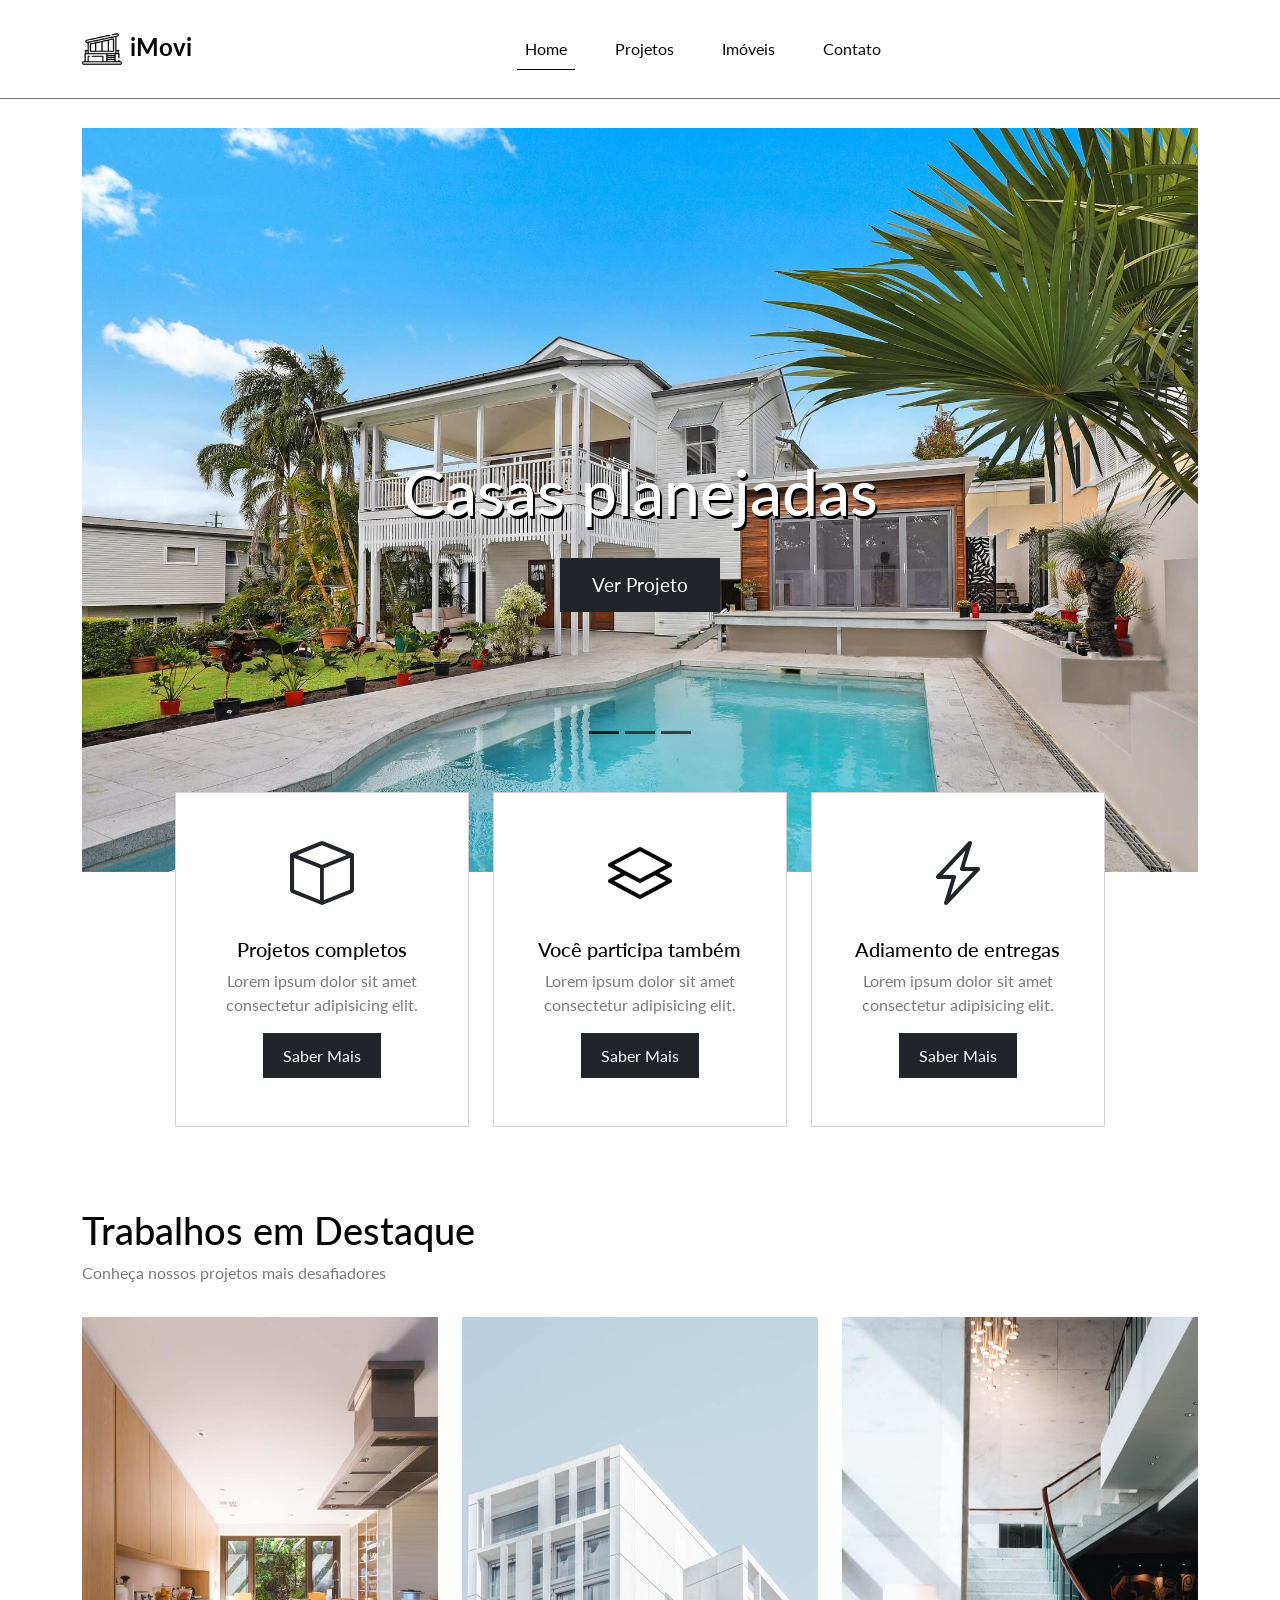
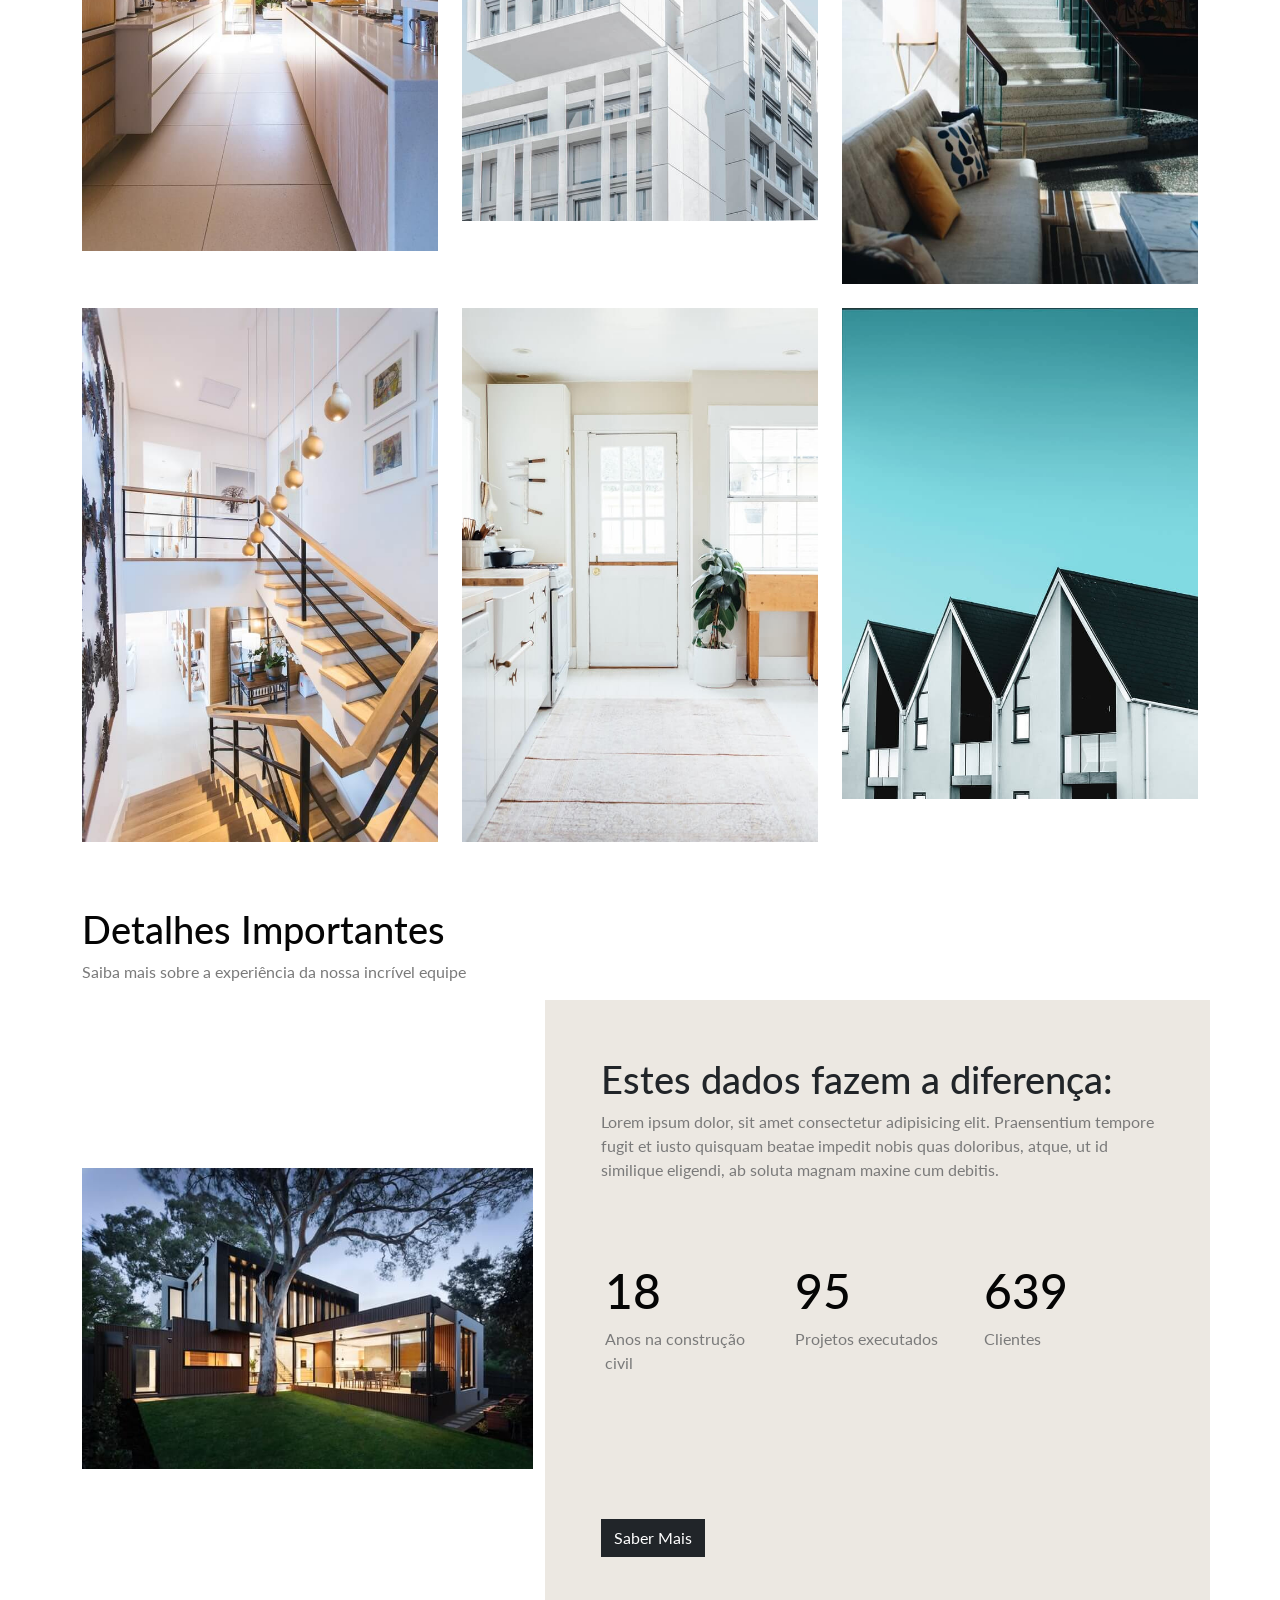
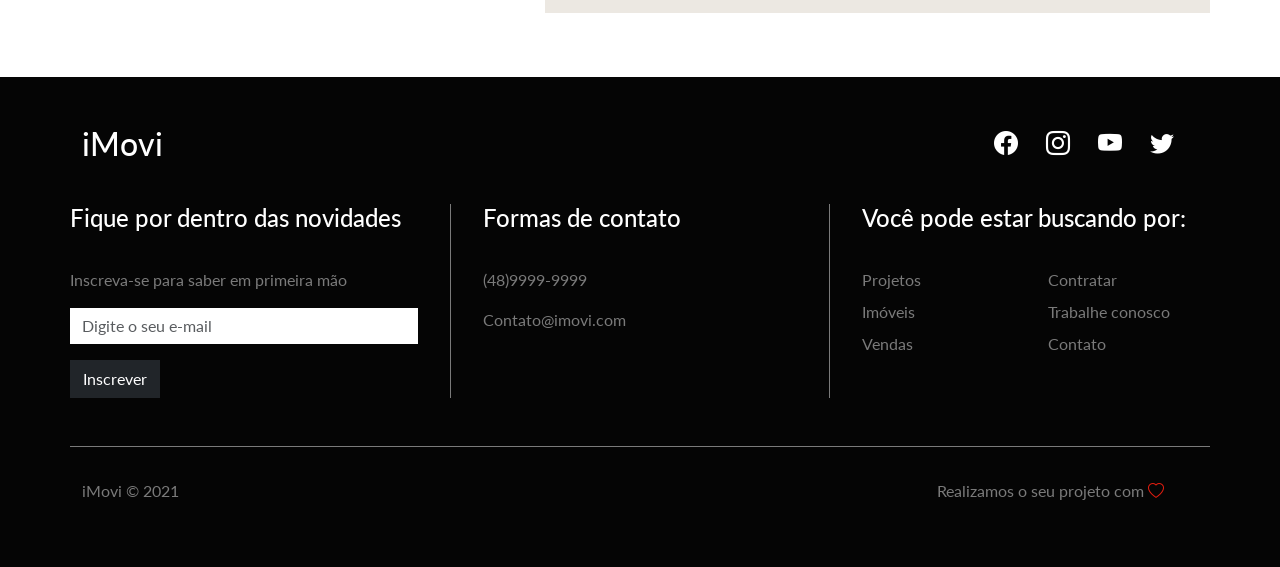
<file: ex13_projeto_imovi/index.html>
<!DOCTYPE html>
<html lang="pt-br">
  <head>
    <meta charset="UTF-8" />
    <meta http-equiv="X-UA-Compatible" content="IE=edge" />
    <meta name="viewport" content="width=device-width, initial-scale=1.0" />
    <title>iMovi</title>
    <link rel="shortcut icon" href="img/favicon.ico" type="image/x-icon" />
    <!-- Google fonts Lato -->
    <link rel="preconnect" href="https://fonts.googleapis.com" />
    <link rel="preconnect" href="https://fonts.gstatic.com" crossorigin />
    <link
      href="https://fonts.googleapis.com/css2?family=Lato:ital,wght@0,100;0,300;0,400;0,700;0,900;1,100;1,300;1,400;1,700;1,900&display=swap"
      rel="stylesheet"
    />
    <!-- CSS Bootstrap -->
    <link
      href="https://cdn.jsdelivr.net/npm/bootstrap@5.0.2/dist/css/bootstrap.min.css"
      rel="stylesheet"
      integrity="sha384-EVSTQN3/azprG1Anm3QDgpJLIm9Nao0Yz1ztcQTwFspd3yD65VohhpuuCOmLASjC"
      crossorigin="anonymous"
    />
    <!-- Bootstrap Icons -->
    <link
      rel="stylesheet"
      href="https://cdn.jsdelivr.net/npm/bootstrap-icons@1.5.0/font/bootstrap-icons.css"
    />
    <!-- CSS do projeto -->
    <link rel="stylesheet" href="css/styles.css" />
    <!-- JavaScript Bootstrap -->
    <script
      src="https://cdn.jsdelivr.net/npm/bootstrap@5.0.2/dist/js/bootstrap.bundle.min.js"
      integrity="sha384-MrcW6ZMFYlzcLA8Nl+NtUVF0sA7MsXsP1UyJoMp4YLEuNSfAP+JcXn/tWtIaxVXM"
      crossorigin="anonymous"
    ></script>
  </head>
  <body>
    <!-- NAVBAR -->
    <nav class="navbar navbar-expand-lg fixed-top bg-primary-color" id="navbar">
      <div class="container py-3">
        <a class="navbar-brand" href="#">
          <img src="img/imovi-icon.png" alt="iMovi" />
          <span>iMovi</span>
        </a>
        <button 
          class="navbar-toggler"
          type="button"
          data-bs-toggle="collapse"
          data-bs-target="#navbar-items"
          aria-controls="navbar-items"
          aria-expanded="false"
          aria-label="Toggle navigation"
        >
          <i class="bi bi-list"></i>
        </button>
        <div class="collapse navbar-collapse" id="navbar-items">
          <ul class="navbar-nav me-auto mb-2 mb-lg-0">
            <li class="nav-item">
              <a class="nav-link active" aria-current="page" href="#">Home</a>
            </li>
            <li class="nav-item">
              <a class="nav-link" href="#">Projetos</a>
            </li>
            <li class="nav-item">
              <a class="nav-link" href="#">Imóveis</a>
            </li>
            <li class="nav-item">
              <a class="nav-link" href="#">Contato</a>
            </li>
          </ul>
        </div>
      </div>
    </nav>
    <!-- SLIDER -->
    <div class="container" id="slider-container">
      <div id="slider" class="carousel slide" data-bs-ride="carousel">
        <div class="carousel-indicators">
          <button
            type="button"
            data-bs-target="#slider"
            data-bs-slide-to="0"
            class="active"
            aria-current="true"
            aria-label="Slide 1"
          ></button>
          <button
            type="button"
            data-bs-target="#slider"
            data-bs-slide-to="1"
            aria-label="Slide 2"
          ></button>
          <button
            type="button"
            data-bs-target="#slider"
            data-bs-slide-to="2"
            aria-label="Slide 3"
          ></button>
        </div>
        <div class="carousel-inner">
          <div class="carousel-item active">
            <img src="img/banner-1.jpg" class="d-block w-100" alt="Casa 1" />
            <div class="carousel-caption">
              <h5>Casas planejadas</h5>
              <a href="#" class="btn btn-dark">Ver Projeto</a>
            </div>
          </div>
          <div class="carousel-item">
            <img src="img/banner-2.jpg" class="d-block w-100" alt="Casa 2" />
            <div class="carousel-caption">
              <h5>Projetos Complexos</h5>
              <a href="#" class="btn btn-dark">Ver Projeto</a>
            </div>
          </div>
          <div class="carousel-item">
            <img src="img/banner-3.jpg" class="d-block w-100" alt="Casa 3" />
            <div class="carousel-caption">
              <h5>Projetos Inovadores</h5>
              <a href="#" class="btn btn-dark">Ver Projeto</a>
            </div>
          </div>
        </div>
        <button
          class="carousel-control-prev"
          type="button"
          data-bs-target="#slider"
          data-bs-slide="prev"
        >
          <i class="bi bi-chevron-compact-left"></i>
          <span class="visually-hidden">Previous</span>
        </button>
        <button
          class="carousel-control-next"
          type="button"
          data-bs-target="#slider"
          data-bs-slide="next"
        >
          <i class="bi bi-chevron-compact-right"></i>
          <span class="visually-hidden">Next</span>
        </button>
      </div>
      <div class="col-12 col-md-10 offset-md-1" id="mini-banners">
        <div class="row">
          <div class="col-12 col-md-4">
            <div class="card text-center">
              <i class="bi bi-box bg-primary-color"></i>
              <div class="card-body">
                <h5 class="card-title primary-color">Projetos completos</h5>
                <p class="card-text secondary-color">
                  Lorem ipsum dolor sit amet consectetur adipisicing elit.
                </p>
                <a href="#" class="btn btn-dark">Saber Mais</a>
              </div>
            </div>
          </div>
          <div class="col-12 col-md-4">
            <div class="card text-center">
              <i class="bi bi-layers primary-color"></i>
              <div class="card-body">
                <h5 class="card-title primary-color">Você participa também</h5>
                <p class="card-text secondary-color">
                  Lorem ipsum dolor sit amet consectetur adipisicing elit.
                </p>
                <a href="#" class="btn btn-dark">Saber Mais</a>
              </div>
            </div>
          </div>
          <div class="col-12 col-md-4">
            <div class="card text-center">
              <i class="bi bi-lightning-charge"></i>
              <div class="card-body primary-color">
                <h5 class="card-title primary-color">
                  Adiamento de entregas
                </h5>
                <p class="card-text secondary-color">
                  Lorem ipsum dolor sit amet consectetur adipisicing elit.
                </p>
                <a href="#" class="btn btn-dark">Saber Mais</a>
              </div>
            </div>
          </div>
        </div>
      </div>
    </div>
    <!-- DESTAQUES -->
    <div class="container" id="featured-container">
      <div class="col-12">
        <h2 class="title primary-color">Trabalhos em Destaque</h2>
        <p class="subtitle secondary-color">
          Conheça nossos projetos mais desafiadores
        </p>
      </div>
      <div class="col-12" id="featured-images">
        <div class="row g-4">
          <div class="col-12 col-md-4">
            <img src="img/project-1.jpg" alt="projeto 1" class="img-fluid" />
            <div class="banner-content">
              <p class="secondary-color">Categoria</p>
              <h3>Nome do Projeto</h3>
            </div>
          </div>
          <div class="col-12 col-md-4">
            <img src="img/project-2.jpg" alt="projeto 2" class="img-fluid" />
            <div class="banner-content">
              <p class="secondary-color">Categoria</p>
              <h3>Nome do Projeto</h3>
            </div>
          </div>
          <div class="col-12 col-md-4">
            <img src="img/project-3.jpg" alt="projeto 3" class="img-fluid" />
            <div class="banner-content">
              <p class="secondary-color">Categoria</p>
              <h3>Nome do Projeto</h3>
            </div>
          </div>
          <div class="col-12 col-md-4">
            <img src="img/project-4.jpg" alt="projeto 4" class="img-fluid" />
            <div class="banner-content">
              <p class="secondary-color">Categoria</p>
              <h3>Nome do Projeto</h3>
            </div>
          </div>
          <div class="col-12 col-md-4">
            <img src="img/project-5.jpg" alt="projeto 5" class="img-fluid" />
            <div class="banner-content">
              <p class="secondary-color">Categoria</p>
              <h3>Nome do Projeto</h3>
            </div>
          </div>
          <div class="col-12 col-md-4">
            <img src="img/project-6.jpg" alt="projeto 6" class="img-fluid" />
            <div class="banner-content">
              <p class="secondary-color">Categoria</p>
              <h3>Nome do Projeto</h3>
            </div>
          </div>
        </div>
      </div>
    </div>
    <!-- INFO -->
    <div class="container" id="info-container">
      <div class="col-12">
        <h2 class="title primary-color">Detalhes Importantes</h2>
        <p class="subtitle secondary-color">
          Saiba mais sobre a experiência da nossa incrível equipe
        </p>
      </div>
      <div class="col-12">
        <div class="row">
          <div class="col-12 col-md-5" id="info-banner">
            <img src="img/infobanner.jpg" alt="Informações" class="img-fluid" />
          </div>
          <div class="col-12 col-md-7 bg-secondary-color" id="info-content">
            <div class="row">
              <div class="col-12">
                <h2 class="title">Estes dados fazem a diferença:</h2>
                <p class="subtitle secondary-color">
                  Lorem ipsum dolor, sit amet consectetur adipisicing elit.
                  Praensentium tempore fugit et iusto quisquam beatae impedit
                  nobis quas doloribus, atque, ut id similique eligendi, ab
                  soluta magnam maxine cum debitis.
                </p>
              </div>
              <div class="col-12" id="info-numbers">
                <div class="row">
                  <div class="col-4">
                    <h3 class="primary-color">18</h3>
                    <p class="secondary-color">Anos na construção civil</p>
                  </div>
                  <div class="col-4">
                    <h3 class="primary-color">95</h3>
                    <p class="secondary-color">Projetos executados</p>
                  </div>
                  <div class="col-4">
                    <h3 class="primary-color">639</h3>
                    <p class="secondary-color">Clientes</p>
                  </div>
                </div>
              </div>
              <div class="col-12">
                <a class="btn btn-dark">Saber Mais</a>
              </div>
            </div>
          </div>
        </div>
      </div>
    </div>
    <!-- FOOTER -->
    <footer class="container-fluid bg-dark-color" id="footer">
      <div class="container">
        <div class="row">
          <!-- FOOTER TOP -->
          <div class="col-12" id="footer-top">
            <div class="row justify-content-between">
              <div class="col-4">
                <h2>
                  iMovi
                </h2>
              </div>
              <div class="col-4" id="social-icons">
                <i class="bi bi-facebook"></i>
                <i class="bi bi-instagram"></i>
                <i class="bi bi-youtube"></i>
                <i class="bi bi-twitter"></i>
              </div>
            </div>
          </div>
          <!-- FOOTER DETAILS -->
          <div class="col-12" id="footer-details">
            <div class="row">
              <div class="col-12 col-md-4" id="news-container">
                <h4>Fique por dentro das novidades</h4>
                <p class="secondary-color">
                  Inscreva-se para saber em primeira mão
                </p>
                <form>
                  <div class="mb-3">
                    <input
                      type="email"
                      class="form-control"
                      placeholder="Digite o seu e-mail"
                    />
                  </div>
                  <button class="btn btn-dark">Inscrever</button>
                </form>
              </div>
              <div class="col-12 col-md-4" id="contact-container">
                <h4>Formas de contato</h4>
                <p class="secondary-color">(48)9999-9999</p>
                <p class="secondary-color">Contato@imovi.com</p>
              </div>
              <div class="col-12 col-md-4" id="links-container">
                <div class="row">
                  <h4>Você pode estar buscando por:</h4>
                  <div class="col-6">
                    <ul class="list-unstyled">
                      <li><a href="#" class="secondary-color">Projetos</a></li>
                      <li><a href="#" class="secondary-color">Imóveis</a></li>
                      <li><a href="#" class="secondary-color">Vendas</a></li>
                    </ul>
                  </div>
                  <div class="col-6">
                    <ul class="list-unstyled">
                      <li><a href="#" class="secondary-color">Contratar</a></li>
                      <li>
                        <a href="#" class="secondary-color">Trabalhe conosco</a>
                      </li>
                      <li><a href="#" class="secondary-color">Contato</a></li>
                    </ul>
                  </div>
                </div>
              </div>
            </div>
          </div>
          <!-- FOOTER BOTTOM -->
          <div class="col-12" id="footer-bottom">
            <div class="row justify-content-between">
              <div class="col-12 col-md-3">
                <p class="secondary-color">iMovi &copy; 2021</p>
              </div>
              <div class="col-12 col-md-3">
                <p class="secondary-color">
                  Realizamos o seu projeto com
                  <i class="bi bi-heart"></i>
                </p>
              </div>
            </div>
          </div>
        </div>
      </div>
    </footer>
  </body>
</html>
</file>
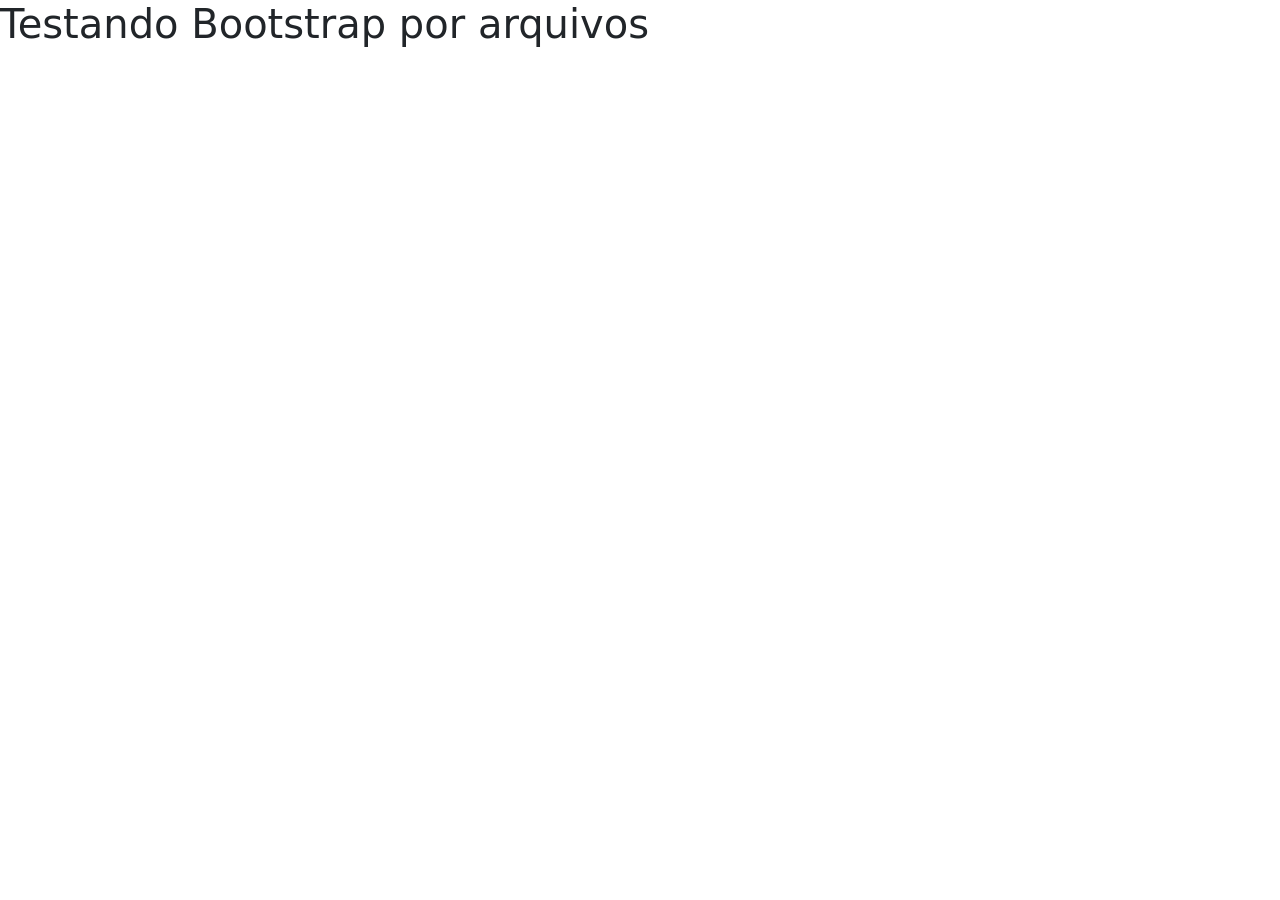
<file: ex1a_instalacao_arquivos/index.html>
<!DOCTYPE html>
<html lang="pt-br">
<head>
  <meta charset="UTF-8">
  <meta http-equiv="X-UA-Compatible" content="IE=edge">
  <meta name="viewport" content="width=device-width, initial-scale=1.0">
  <title>Bootstrap Arquivos</title>

  <!-- 1ª Digitação (Aqui) -->
  <link rel="stylesheet" href="./css/bootstrap.min.css">
</head>
<body>
  
  <!-- 2ª Digitação (Aqui) -->
  <h1>Testando Bootstrap por arquivos</h1>
  <script src="./js/bootstrap.bundle.min.js"></script>
</body>
</html>
</file>
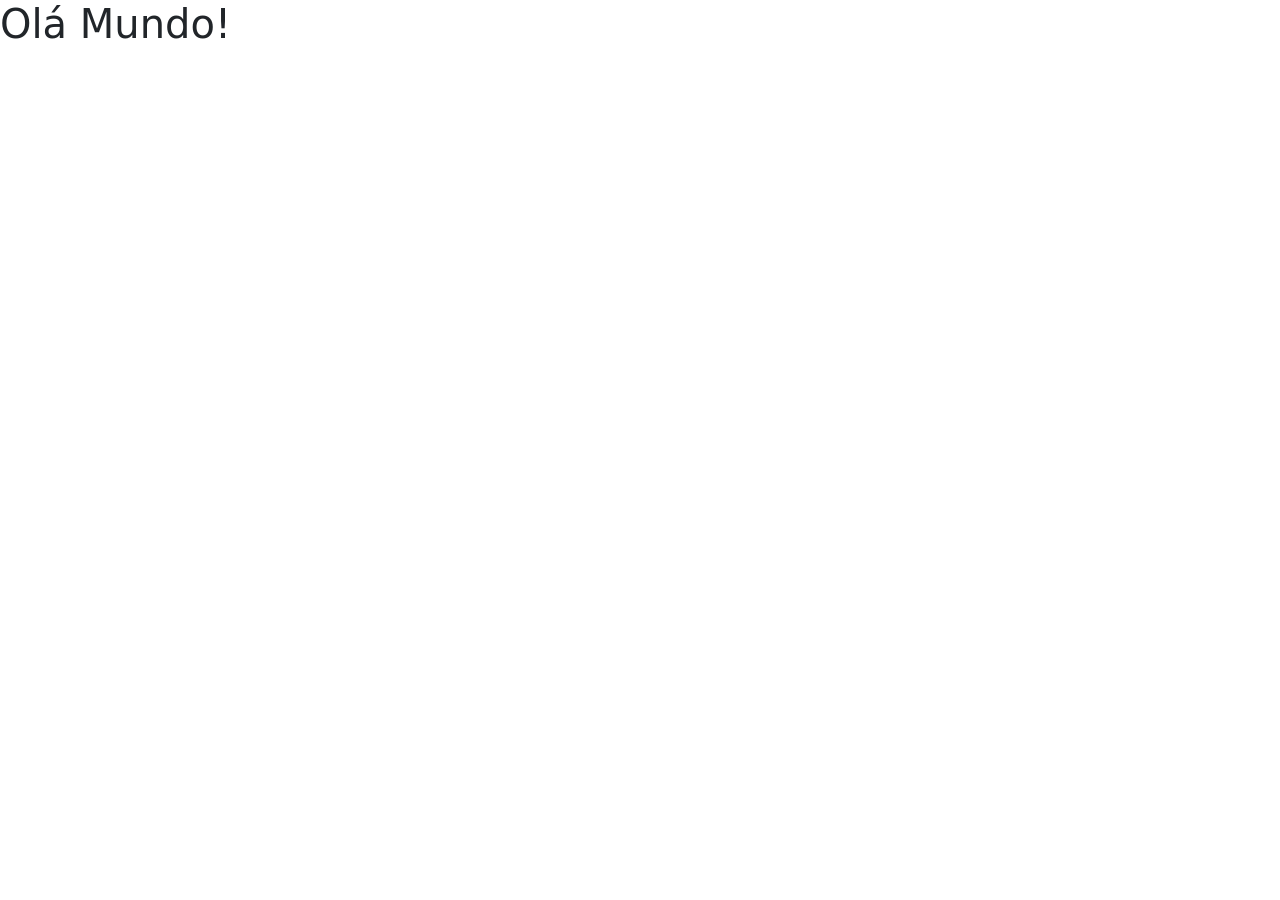
<file: ex1b__instalacao_npm/index.html>
<!DOCTYPE html>
<html lang="pt-br">
<head>
    <meta charset="UTF-8">
    <meta name="viewport" content="width=device-width, initial-scale=1.0">
    <title>Bootstrap com NPM</title>

    <!-- 1ª Digitação (Aqui) -->
    <link rel="stylesheet" href="node_modules/bootstrap/dist/css/bootstrap.css">
</head>
<body>
    
    <!-- Para instalar via NPM -->
    <!-- npm install bootstrap@5.3.3 -->

    <!-- 2ª Digitação (Aqui) -->
    <h1>Olá Mundo!</h1>
</body>
</html>
</file>
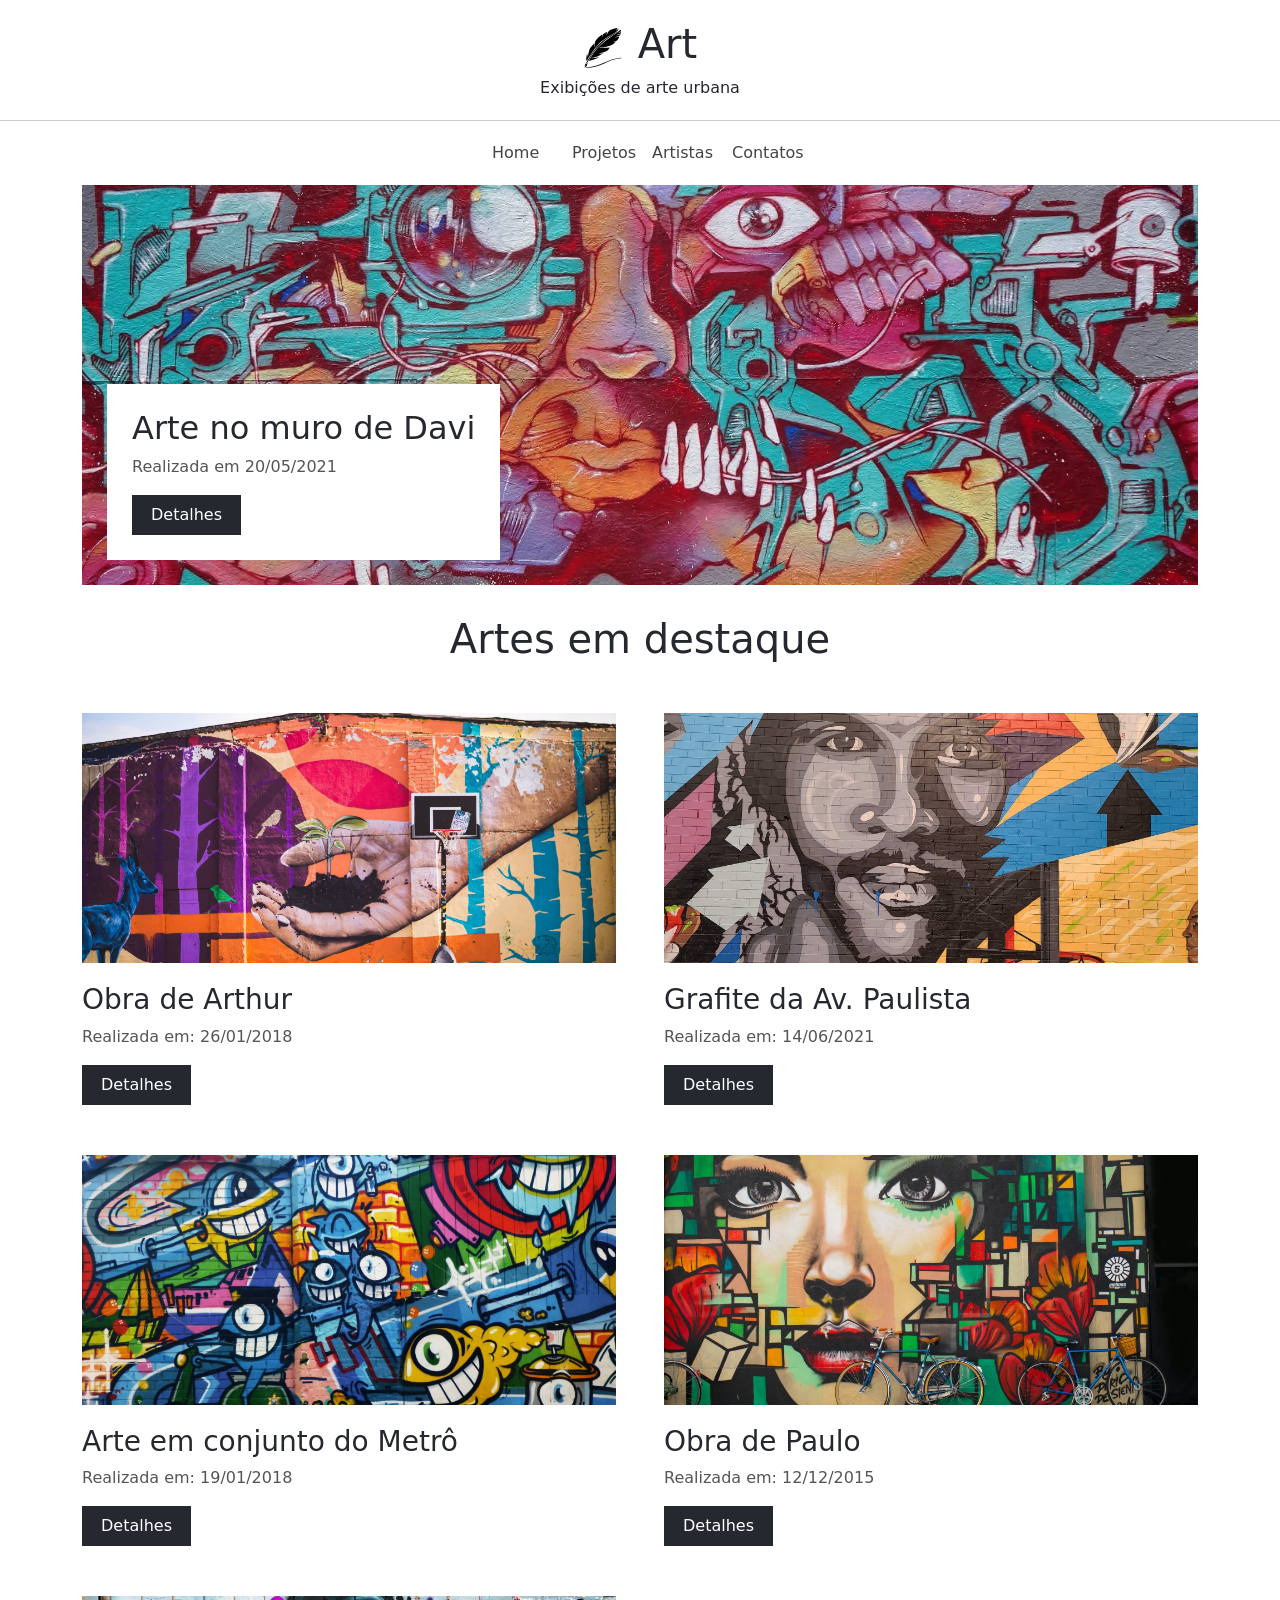
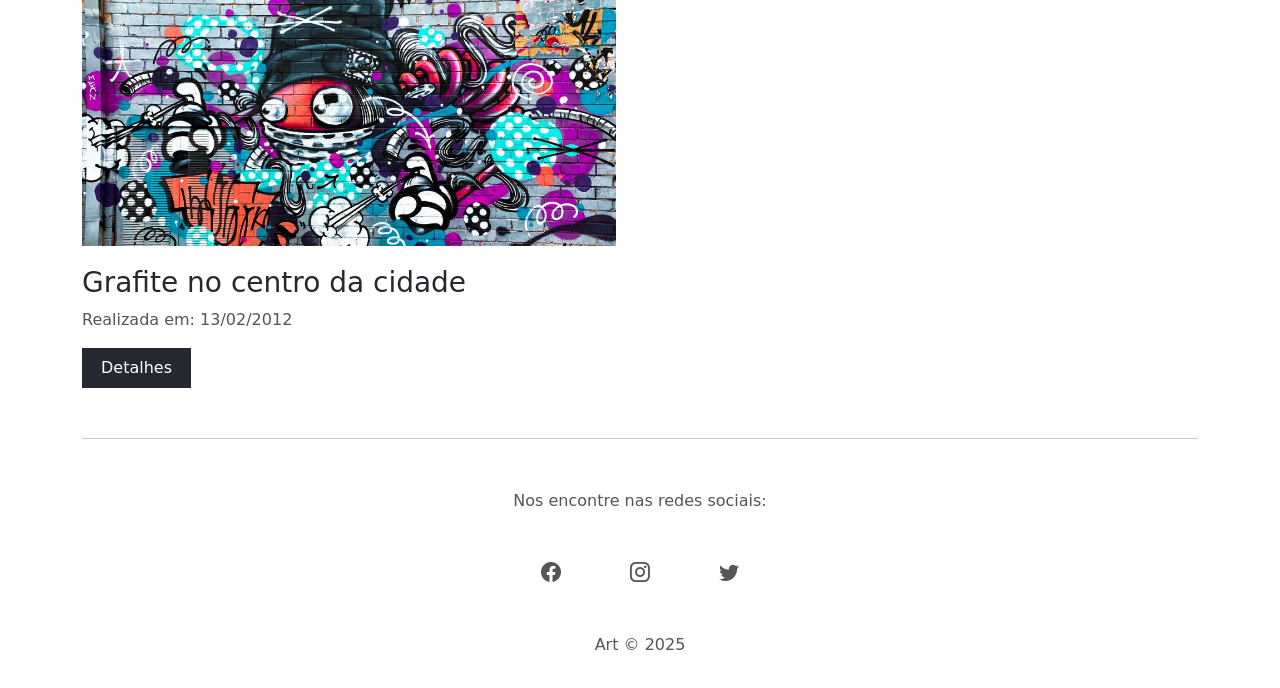
<file: ex11_projeto_art/Art_(Alunos)/index.html>
<!DOCTYPE html>
<html lang="pt-br">
<head>
  <meta charset="UTF-8">
  <meta http-equiv="X-UA-Compatible" content="IE=edge">
  <meta name="viewport" content="width=device-width, initial-scale=1.0">
  <!-- Fav icon -->
  <link rel="shortcut icon" href="img/favicon.ico" type="image/x-icon">
  <!-- Bootstrap -->
  <link href="https://cdn.jsdelivr.net/npm/bootstrap@5.3.3/dist/css/bootstrap.min.css" rel="stylesheet">
  <!-- Bootstrap ícones -->
  <link rel="stylesheet" href="https://cdn.jsdelivr.net/npm/bootstrap-icons@1.11.3/font/bootstrap-icons.css">
  <!-- CSS -->
  <link rel="stylesheet" href="css/styles.css">
  <title>Art</title>
</head>
<body>
  <!-- HEADER -->
   <div class="container-fluid">
    <header id="header" class="row">
      <div id="logo-container">
        <img id="logo" src="img/art_logo.svg" alt="Art">
        <h1>Art</h1>
      </div>
      <p>Exibições de arte urbana</p>
    </header>
    <nav id="navbar" class="container">
      <div class="row justify-content-center">
        <a href="#">Home</a>
        <a href="#">Projetos</a>
        <a href="#">Artistas</a>
        <a href="#">Contatos</a>
      </div>
    </nav>
   </div>
   <!-- MAIN IMAGE -->
    <div class="container" id="main-image-container">
      <div class="main-image center-image">
        <div class="main-image-info">
          <h2>Arte no muro de Davi</h2>
          <p class="secondary-color">Realizada em 20/05/2021</p>
          <a class="btn" href="#">Detalhes</a>
        </div>
      </div>
    </div>
    <!-- GALLERY -->
     <div class="container" id="gallery-container">
      <div class="col-12">
        <h1>Artes em destaque</h1>
      </div>
      <div class="row gx-md-5">
        <div class="col-xs-12 col-md-6">
          <div class="small-image-container center-image" id="img-2"></div>
          <h3>Obra de Arthur</h3>
          <p class="secondary-color">Realizada em: 26/01/2018</p>
          <a class="btn" href="#">Detalhes</a>
        </div>
        <div class="col-xs-12 col-md-6">
          <div class="small-image-container center-image" id="img-3"></div>
          <h3>Grafite da Av. Paulista</h3>
          <p class="secondary-color">Realizada em: 14/06/2021</p>
          <a class="btn" href="#">Detalhes</a>
        </div>
        <div class="col-xs-12 col-md-6">
          <div class="small-image-container center-image" id="img-4"></div>
          <h3>Arte em conjunto do Metrô</h3>
          <p class="secondary-color">Realizada em: 19/01/2018</p>
          <a class="btn" href="#">Detalhes</a>
        </div>
        <div class="col-xs-12 col-md-6">
          <div class="small-image-container center-image" id="img-5"></div>
          <h3>Obra de Paulo</h3>
          <p class="secondary-color">Realizada em: 12/12/2015</p>
          <a class="btn" href="#">Detalhes</a>
        </div>
        <div class="col-xs-12 col-md-6">
          <div class="small-image-container center-image" id="img-6"></div>
          <h3>Grafite no centro da cidade</h3>
          <p class="secondary-color">Realizada em: 13/02/2012</p>
          <a class="btn" href="#">Detalhes</a>
        </div>
      </div>
      <footer class="container">
        <p class="secondary-color">Nos encontre nas redes sociais:</p>
        <div class="row justify-content-center" id="social-icons-container">
          <div class="col-1">
            <a href="#"><i class="bi bi-facebook secondary-color"></i></a>
          </div>
          <div class="col-1">
            <a href="#"><i class="bi bi-instagram secondary-color"></i></a>
          </div>
          <div class="col-1">
            <a href="#"><i class="bi bi-twitter secondary-color"></i></a>
          </div>
        </div>
        <p class="secondary-color">Art &copy; 2025</p>
      </footer>
     </div>
</body>
</html>
</file>
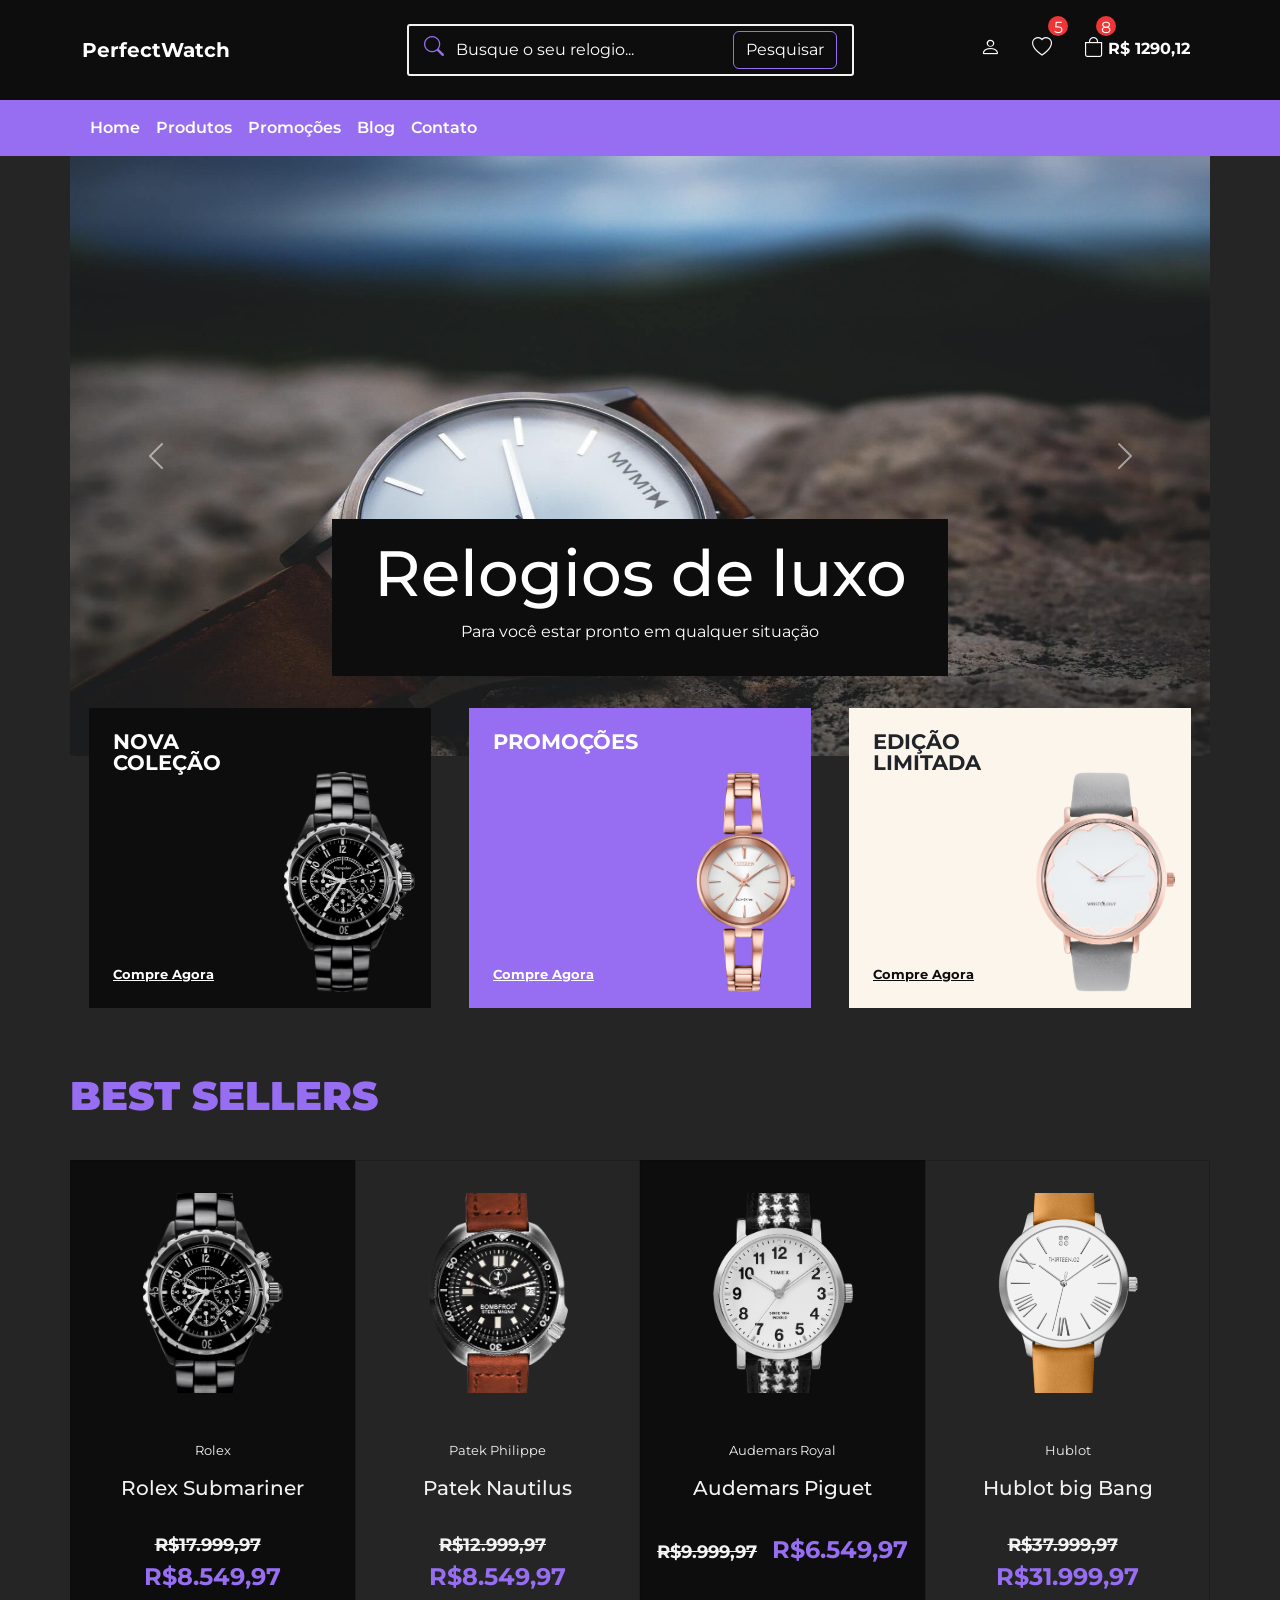
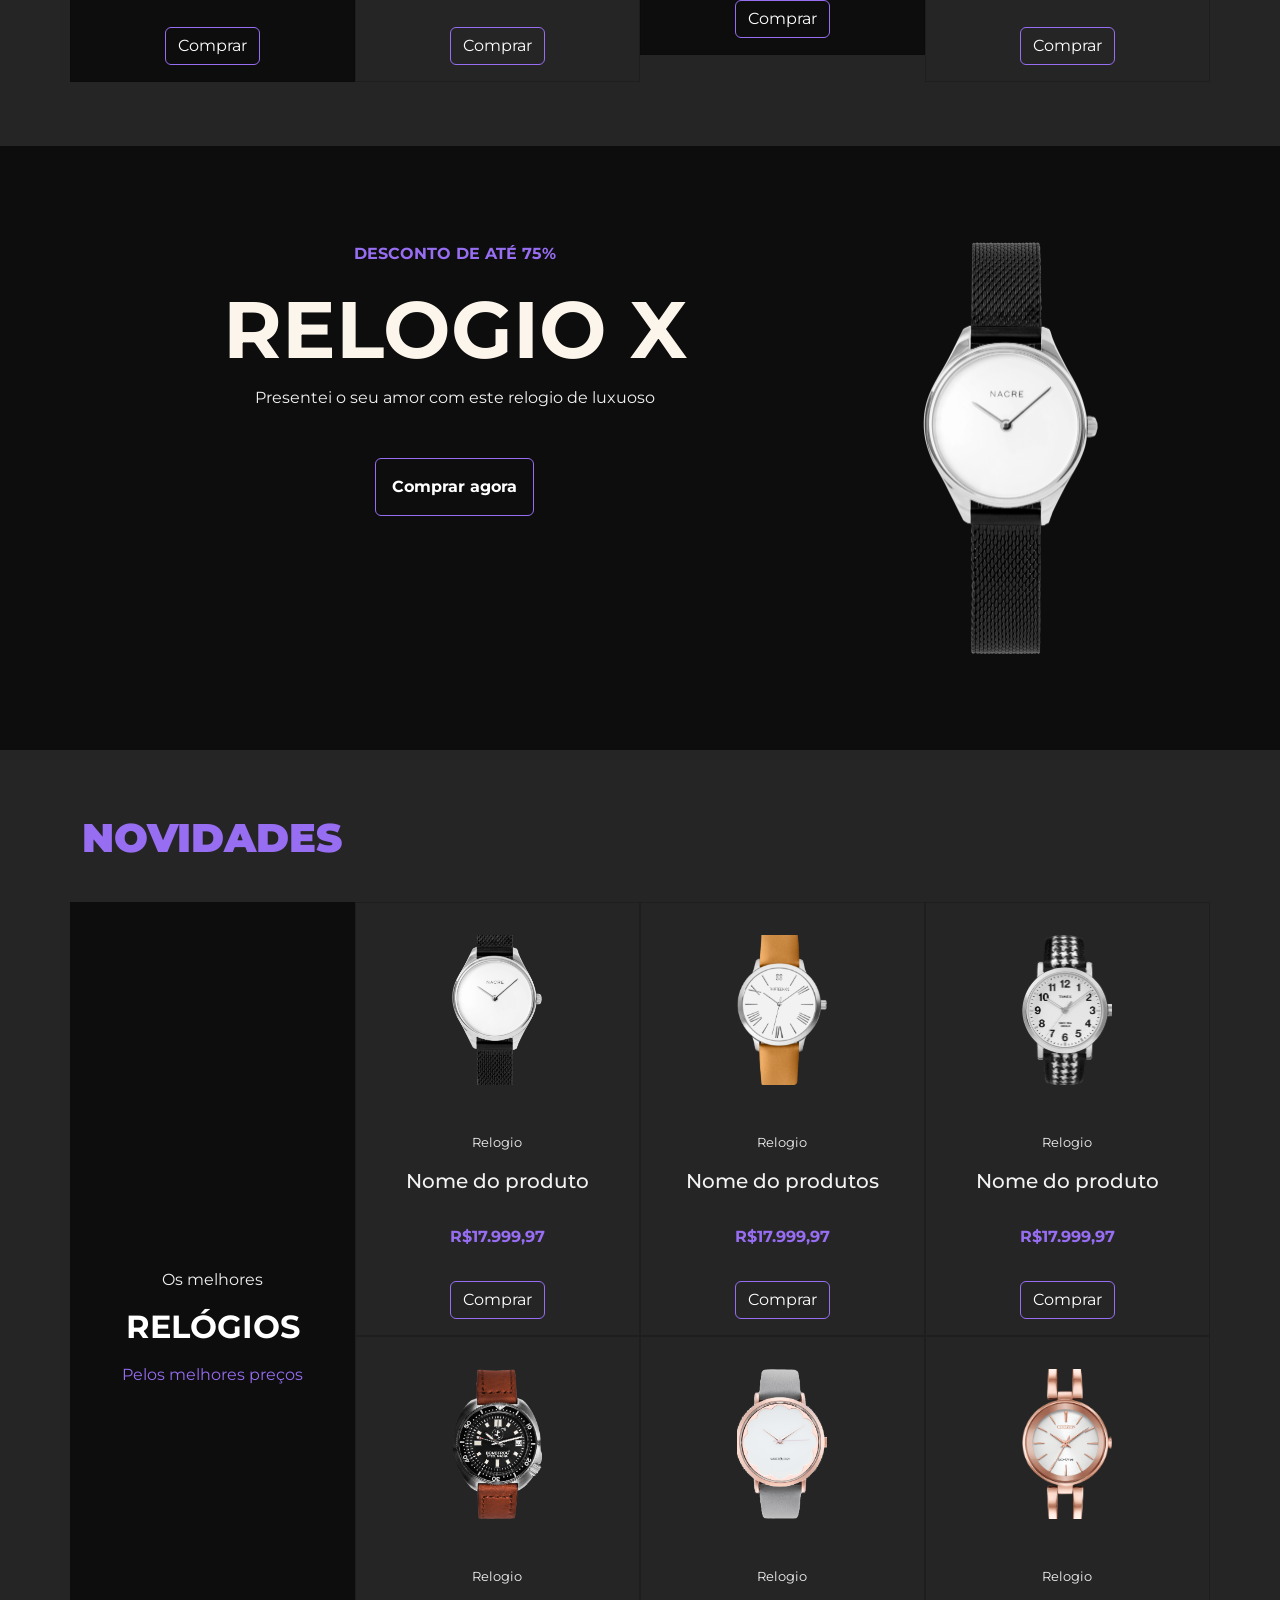
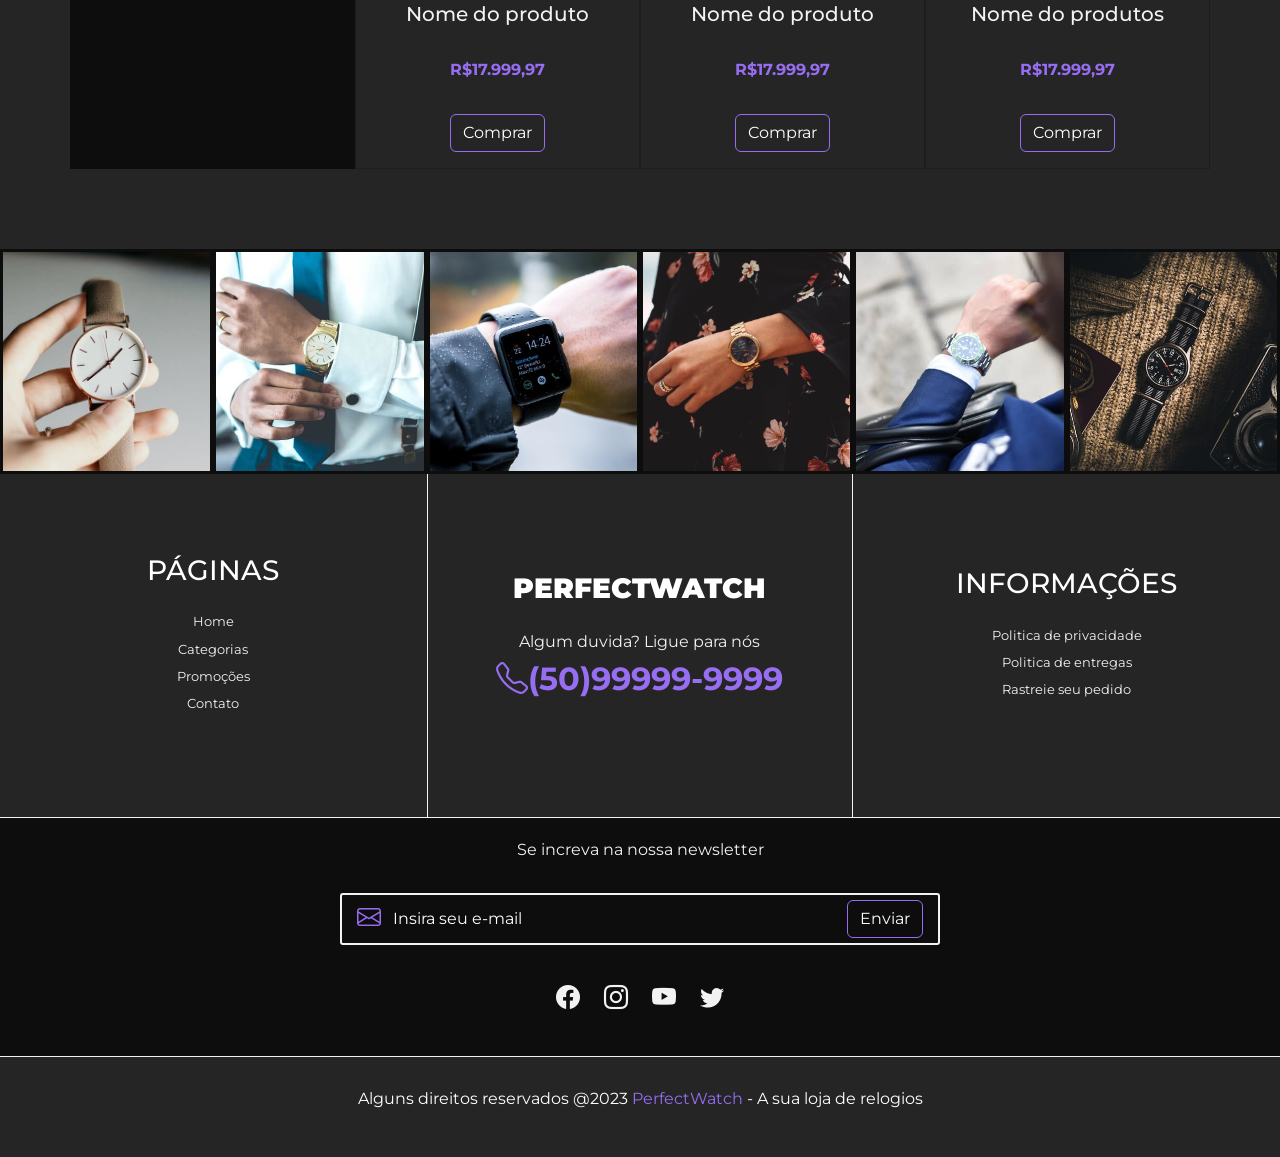
<file: ex12_projeto-perfectwatch/PerfectWatch (Completo)/PerfectWatch (Completo)/index.html>
<!DOCTYPE html>
<html lang="pt-br">
<head>
  <meta charset="UTF-8">
  <meta http-equiv="X-UA-Compatible" content="IE=edge">
  <meta name="viewport" content="width=device-width, initial-scale=1.0">
  <title>PerfectWatch</title>

  <!-- Favicon -->
  <link rel="shortcut icon" href="img/favicon.ico" type="image/x-icon">

  <!-- Google fonts -->
  <link rel="preconnect" href="https://fonts.googleapis.com">
  <link rel="preconnect" href="https://fonts.gstatic.com" crossorigin>
  <link href="https://fonts.googleapis.com/css2?family=Montserrat:ital,wght@0,100;0,200;0,300;0,400;0,500;0,600;0,700;0,800;0,900;1,100;1,200;1,300;1,400;1,500;1,600;1,700;1,800;1,900&display=swap" rel="stylesheet">

  <!-- Link (Bootstrap) -->
  <link href="https://cdn.jsdelivr.net/npm/bootstrap@5.3.1/dist/css/bootstrap.min.css" rel="stylesheet" integrity="sha384-4bw+/aepP/YC94hEpVNVgiZdgIC5+VKNBQNGCHeKRQN+PtmoHDEXuppvnDJzQIu9" crossorigin="anonymous">
  
  <!-- Link para (Bootstrap Icons) -->
  <link rel="stylesheet" href="https://cdn.jsdelivr.net/npm/bootstrap-icons@1.10.5/font/bootstrap-icons.css">

  <!-- Link CSS (Próprio) -->
  <link rel="stylesheet" href="css/styles.css">

  <!-- JavaScript Bundle with Popper -->
  <script src="https://cdn.jsdelivr.net/npm/bootstrap@5.3.1/dist/js/bootstrap.bundle.min.js" integrity="sha384-HwwvtgBNo3bZJJLYd8oVXjrBZt8cqVSpeBNS5n7C8IVInixGAoxmnlMuBnhbgrkm" crossorigin="anonymous" defer></script>
  
</head>
<body>
  <!-- NAVBAR -->
  <!-- Primeira barra de navegação -->
<nav class="navbar navbar-expand-lg destaque py-4 px-2" id="navbar">
  <div class="container">
    <!-- marca ou logo -->
     <a class="navbar-brand" href="#">PerfectWatch</a>

     <!-- itens da barra de navegação -->
      <div id="navbar-items">
        <div></div> <!--Espaço vazio, usdo para fazer a divisão do layout-->

        <!-- Formulario de busca  -->
         <form class="d-flex" id="search-form">
          <i class="bi bi-search primary-color"></i>
          <input class="form-control me-2" type="search" placeholder="Busque o seu relogio..." aria-label="Search">
          <button class="btn secondary-bg-color" type="submit">Pesquisar</button>
         </form>

         <!-- Icones da barra de navegação -->
          <ul class="navbar-nav mb-2 mb-lg-0">
            <li class="nav-item">
              <a class="nav-link" href="#">
                <i class="bi bi-person"></i>
              </a>
            </li>
            <li class="nav-item">
              <a class="nav-link" href="#">
                <i class="bi bi-heart"></i>
              </a>
              <span class="qty-info">5</span>
            </li>
            <li class="nav-item" id="bag-item">
              <a class="nav-link" href="#">
                <i class="bi bi-bag"></i>
                <b>R$ 1290,12</b>
              </a>
              <span class="qty-info">8</span>
            </li>
          </ul>
      </div>
    </div>
</nav>

<!-- Barra de navegação inferior -->
 <nav class="navbar navbar-expand-lg secondary-bg-color p-2" id="bottom-navbar-container">
  <div class="container">
    <!-- botão para mostrar/esconder o menu -->
     <button class="navbar-toggler" type="button" data-bs-toggle="collapse" data-bs-target="#bottom-navbar" aria-controls="bottom-navbar" aria-expanded="false" aria-label="toggle navigation">
      <i class="bi bi-list"></i>
     </button>

    <!-- itens do menu de navegação inferior -->
     <ul class="navbar-nav mb-2 mb-lg-0 collapse navbar-collapse" id="bottom-navbar">
      <li class="nav-item sobre">
        <a class="nav-link" href="#">
          Home
        </a>
      </li>
      <li class="nav-item sobre">
        <a class="nav-link" href="#">
          Produtos
        </a>
      </li>
      <li class="nav-item sobre">
        <a class="nav-link" href="#">
          Promoções
        </a>
      </li>
      <li class="nav-item sobre">
        <a class="nav-link" href="#">
          Blog
        </a>
      </li>
      <li class="nav-item sobre">
        <a class="nav-link" href="#">
          Contato
        </a>
      </li>
     </ul>
  </div>
 </nav>

 <!-- _____________________________________________________ -->

 <!-- BANNERS -->
  <div class="container" id="banners-container">
    <div id="slider" class="carousel slide" data-bs-ride="carousel">
      <div class="carousel-inner">
        <!-- primeiro slide do carousel -->
        <div class="carousel-item active">
          <img src="img/banner1.jpg" class="d-block w-100 img-fluid" alt="...">
          <div class="carousel-caption destaque">
            <h5>Relogios de luxo</h5>
            <p>Para você estar pronto em qualquer situação</p>
          </div>
        </div>
        <!-- segundo slide do carousel -->
        <div class="carousel-item">
          <img src="img/banner3.jpg" class="d-block w-100 img-fluid" alt="...">
          <div class="carousel-caption destaque">
            <h5>Linha Importada</h5>
            <p>Conheça os melhores relogios suíços, com pronta entrega.</p>
          </div>
        </div>
      </div>
      <!-- Botoes de controle para navegar entres slides -->
       <button class="carousel-control-prev" type="button" data-bs-target="#slider" data-bs-slide="prev">
        <span class="carousel-control-prev-icon" aria-hidden="true"></span>
        <span class="visually-hidden">Previous</span>
       </button>
       <button class="carousel-control-next" type="button" data-bs-target="#slider" data-bs-slide="next">
        <span class="carousel-control-next-icon" aria-hidden="true"></span>
        <span class="visually-hidden">Next</span>
       </button>
    </div>

    <!-- MINI BANNERS -->
     <div class="container" id="mini-banners">
      <!-- linha de mini banners -->
       <div class="row justify-content-around">
        <!-- mini banner 1 -->
         <div class="col-12 dark-bg-color" id="mini-banner-1">
          <h2>Nova Coleção</h2>
          <img src="img/relogio1.png" alt="Relogio 1">
          <a href="#">Compre Agora</a>
         </div>
         <!-- Mini banner 2 -->
          <div class="col-12 secondary-bg-color" id="mini-banner-2">
            <h2>Promoções</h2>
            <img src="img/relogio2.png" alt="Relogio 1">
            <a href="#">Compre Agora</a>
          </div>
          <!-- mini banner 3 -->
           <div class="col-12 light-bg-color" id="mini-banner-3">
            <h2 class="text-dark">Edição Limitada</h2>
            <a href="#">Compre Agora</a>
            <img src="img/relogio3.png" alt="Relogio 1">
           </div>
       </div>
     </div>
  </div>

  <!-- __________________________________________ -->
   <!-- BEST SELLERS -->

   <div class="container" id="best-sellers">
    <!-- titulo da seção -->
     <h2 class="title primary-color">Best Sellers</h2>

     <!-- Linha com os produtos best sellers -->
      <div class="row">
        <!-- primeiro produto -->
         <div class="col-12 col-md-3">
          <div class="card destaque">
            <img src="img/relogio1.png" class="card-img-top img-fluid" alt="relogio">
            <div class="card-body">
              <!-- categoria do produto -->
               <p class="card-category secondary-color">Rolex</p>
               <!-- titulo do produto -->
                <h5 class="card-title secondary-color">Rolex Submariner</h5>
                <p class="card-text primary-color">
                  <!-- preco original e preço com desconto do produto -->
                  <span class="original-price">R$17.999,97</span>
                  <span class="discount-price">R$8.549,97</span>
                </p>
                <!-- botão de compra do produto -->
                 <a href="#" class="btn btn-primary">Comprar</a>
            </div>
          </div>
         </div>
         <!-- segundo produto -->
           <div class="col-12 col-md-3">
          <div class="card primary-bg-color">
            <img src="img/relogio4.png" class="card-img-top img-fluid" alt="relogio">
            <div class="card-body">
              <!-- categoria do produto -->
               <p class="card-category secondary-color">Patek Philippe</p>
               <!-- titulo do produto -->
                <h5 class="card-title secondary-color">Patek Nautilus</h5>
                <p class="card-text primary-color">
                  <!-- preco original e preço com desconto do produto -->
                  <span class="original-price">R$12.999,97</span>
                  <span class="discount-price">R$8.549,97</span>
                </p>
                <!-- botão de compra do produto -->
                 <a href="#" class="btn btn-primary">Comprar</a>
            </div>
          </div>
         </div>
         <!-- terceiro produto -->
           <div class="col-12 col-md-3">
          <div class="card destaque">
            <img src="img/relogio5.png" class="card-img-top img-fluid" alt="relogio">
            <div class="card-body">
              <!-- categoria do produto -->
               <p class="card-category secondary-color">Audemars Royal</p>
               <!-- titulo do produto -->
                <h5 class="card-title secondary-color">Audemars Piguet</h5>
                <p class="card-text primary-color">
                  <!-- preco original e preço com desconto do produto -->
                  <span class="original-price">R$9.999,97</span>
                  <span class="discount-price">R$6.549,97</span>
                </p>
                <!-- botão de compra do produto -->
                 <a href="#" class="btn btn-primary">Comprar</a>
            </div>
          </div>
         </div>
         <!-- quarto produto -->
           <div class="col-12 col-md-3">
          <div class="card primary-bg-color">
            <img src="img/relogio6.png" class="card-img-top img-fluid" alt="relogio">
            <div class="card-body">
              <!-- categoria do produto -->
               <p class="card-category secondary-color">Hublot</p>
               <!-- titulo do produto -->
                <h5 class="card-title secondary-color">Hublot big Bang</h5>
                <p class="card-text primary-color">
                  <!-- preco original e preço com desconto do produto -->
                  <span class="original-price">R$37.999,97</span>
                  <span class="discount-price">R$31.999,97</span>
                </p>
                <!-- botão de compra do produto -->
                 <a href="#" class="btn btn-primary">Comprar</a>
            </div>
          </div>
         </div>
      </div>
   </div>
  
   <!-- ______________________________________ -->
    <!-- BANNER DESTAQUE -->

    <div class="container-fluid" id="bottom-banner">
      <div class="row">
        <!-- Coluna para texto -->
         <div class="col-12 col-md-8">
          <!-- subtitulo da oferta -->
           <p class="primary-color offer-subtitle">Desconto de até 75%</p>
           <!-- titulo do banner -->
            <h2 class="light-color">Relogio X</h2>
            <!-- Descrição do banner -->
             <p class="secondary-color">Presentei o seu amor com este relogio de luxuoso</p>
             <!-- botao de ação -->
              <a href="#" class="btn btn-primary">Comprar agora</a>
         </div>
         <!-- colona para imagem  -->
         <div class="col-12 col-md-4">
          <img src="img/relogio7.png" alt="Relogio 7">
         </div>
      </div>
    </div>

    <!-- ________________________________________ -->
     <!-- NOVIDADES -->

     <div class="container" id="new-products">
      <!-- titulo da seção -->
       <h2 class="title primary-color">Novidades</h2>

       <!-- Linha com conteudo da seção -->
        <div class="row">
          <!-- coluna para o banner de novidades (apenas em telas maiores) -->
           <div class="col-12 col-md-3 d-none d-md-flex" id="new-products-banner">
            <!-- subtitulo do banner -->
             <p class="secondary-color">Os melhores</p>
             <!-- titulo do banner -->
              <h3>Relógios</h3>
              <!-- descrição do banner -->
               <p class="primary-color">Pelos melhores preços</p>
           </div>
           <!-- coluna principal para os produtos -->
            <div class="col-12 col-md-9">
              <!-- linha para os cards de produtos -->
               <div class="row">
                <!-- primeiro produto -->
                 <div class="col-12 col-md-4">
                  <div class="card primary-bg-color">
                    <!-- imagem do produto -->
                     <img src="img/relogio7.png" class="card-img-top img-fluid" alt="relogio">
                     <div class="card-body">
                         <!-- categoria do produto -->
                       <p class="card-category secondary-color">Relogio</p>
                       <!-- titulo do produto -->
                        <h5 class="card-title secondary-color">Nome do produto</h5>
                        <!-- preco do produto -->
                         <p class="card-text primary-color">R$17.999,97</p>
                         <!-- Botão de compra -->
                          <a href="#" class="btn btn-primary">Comprar</a>
                     </div>
                  </div>
                 </div>
                 <!-- Segundo produto  -->
                  <div class="col-12 col-md-4">
                    <div class="card primary-bg-color">
                      <img src="img/relogio6.png" class="card-img-top img-fluid" alt="relogio">
                      <div class="card-body">
                        <p class="card-category secondary-color">Relogio</p>
                        <h5 class="card-title secondary-color">Nome do produtos</h5>
                        <p class="card-text primary-color">R$17.999,97</p>
                        <a href="#" class="btn btn-primary">Comprar</a>
                      </div>
                    </div>
                  </div>
                  <!-- terceiro produto -->
                   <div class="col-12 col-md-4">
                    <div class="card primary-bg-color">
                      <img src="img/relogio5.png" class="card-img-top img-fluid" alt="relogio">
                      <div class="card-body">
                        <p class="card-category secondary-color">Relogio</p>
                        <h5 class="card-title secondary-color">Nome do produto</h5>
                        <p class="card-text primary-color">R$17.999,97</p>
                        <a href="#" class="btn btn-primary">Comprar</a>
                      </div>
                    </div>
                   </div>
                   <!-- Quarto produto -->
                    <div class="col-12 col-md-4">
                      <div class="card primary-bg-color">
                        <img src="img/relogio4.png" class="card-img-top img-fluid" alt="Relogio">
                        <div class="card-body">
                          <p class="card-category secondary-color">Relogio</p>
                          <h5 class="card-title secondary-color">Nome do produto</h5>
                          <p class="card-text primary-color">R$17.999,97</p>
                          <a href="#" class="btn btn-primary">Comprar</a>
                        </div>
                      </div>
                    </div>
                    <!-- quinto produto -->
                     <div class="col-12 col-md-4">
                      <div class="card primary-bg-color">
                        <img src="img/relogio3.png" class="card-img-top img-fluid" alt="relogio">
                        <div class="card-body">
                          <p class="card-category secondary-color">Relogio</p>
                          <h5 class="card=title secondary-color">Nome do produto</h5>
                          <p class="card-text primary-color">R$17.999,97</p>
                          <a href="#" class="btn btn-primary">Comprar</a>
                        </div>
                      </div>
                     </div>
                     <!-- sexto produto -->
                      <div class="col-12 col-md-4">
                        <div class="card primary-bg-color">
                          <img src="img/relogio2.png" class="card-img-top img-fluid" alt="relogio">
                          <div class="card-body">
                            <p class="card-category secondary-color">Relogio</p>
                            <h5 class="card-title secondary-color">Nome do produtos</h5>
                            <p class="card-text primary-color">R$17.999,97</p>
                            <a href="#" class="btn btn-primary">Comprar</a>
                          </div>
                        </div>
                      </div>
               </div>
            </div>
        </div>
     </div>

     <!-- ____________________________________________________ -->
      <!-- Gallery -->

    <div class="container-fluid" id="gallery">
      <div class="row">
        <!-- colunas para a imagens da galeria -->
         <div class="col-6 col-md-2 image-container" id="insta1"></div>
         <div class="col-6 col-md-2 image-container" id="insta2"></div>
         <div class="col-6 col-md-2 image-container" id="insta3"></div>
         <div class="col-6 col-md-2 image-container" id="insta4"></div>
         <div class="col-6 col-md-2 image-container" id="insta5"></div>
         <div class="col-6 col-md-2 image-container" id="insta6"></div>
      </div>
    </div>

    <!-- footer -->
     <footer id="footer">
      <div class="container-fluid" id="footer-links-container">
        <div class="row">
          <!-- coluna para o links de paginas -->
           <div class="col-12 col-md-4 footer-column">
            <h3>Páginas</h3>
            <!-- links de paginas -->
             <ul class="list-unstyled">
              <li class="mb-2"><a href="#" class="secondary-color">Home</a></li>
              <li class="mb-2"><a href="#" class="secondary-color">Categorias</a></li>
              <li class="mb-2"><a href="#" class="secondary-color">Promoções</a></li>
              <li class="mb-2"><a href="#" class="secondary-color">Contato</a></li>
             </ul>
           </div>
           <div class="col-12 col-md-4 footer-column" id="footer-center">
            <h3>PerfectWatch</h3>
            <p class="secondary-color">Algum duvida? Ligue para nós</p>
            <p class="store-phone"><i class="bi bi-telephone"></i>(50)99999-9999</p>
          </div>
          <div class="col-12 col-md-4 footer-column">
            <h3>Informações</h3>
          <ul class="list-unstyled">
              <li class="mb-2"><a href="#" class="secondary-color">Politica de privacidade</a></li>
              <li class="mb-2"><a href="#" class="secondary-color">Politica de entregas</a></li>
              <li class="mb-2"><a href="#" class="secondary-color">Rastreie seu pedido</a></li>
            </ul>
          </div>
        </div>
      </div>
      <!-- seção para newsletter -->
       <div class="container-fluid" id="newsletter-container">
        <div class="col-12">
          <div class="row">
            <p class="secondary-color">Se increva na nossa newsletter</p>
            <!-- formulario para inscrição na newsletter -->
             <form class="d-flex" id="news-form">
              <i class="bi bi-envelope primary-color"></i>
              <input class="form-control me-2" placeholder="Insira seu e-mail">
              <button class="btn secondary-bg-color" type="submit">Enviar</button>
             </form>
          </div>
        </div>
        <!-- icones de redes sociais -->
         <div class="col-12" id="social-container">
          <i class="bi bi-facebook"></i>
          <i class="bi bi-instagram"></i>
          <i class="bi bi-youtube"></i>
          <i class="bi bi-twitter"></i>
         </div>
       </div>
       <!-- texto de direitos autorais -->
        <div class="container" id="copy-container">
          <p>Alguns direitos reservados @2023 <span class="primary-color">PerfectWatch</span> - A sua loja de relogios</p>
        </div>
     </footer>
</body>
</html>
</file>
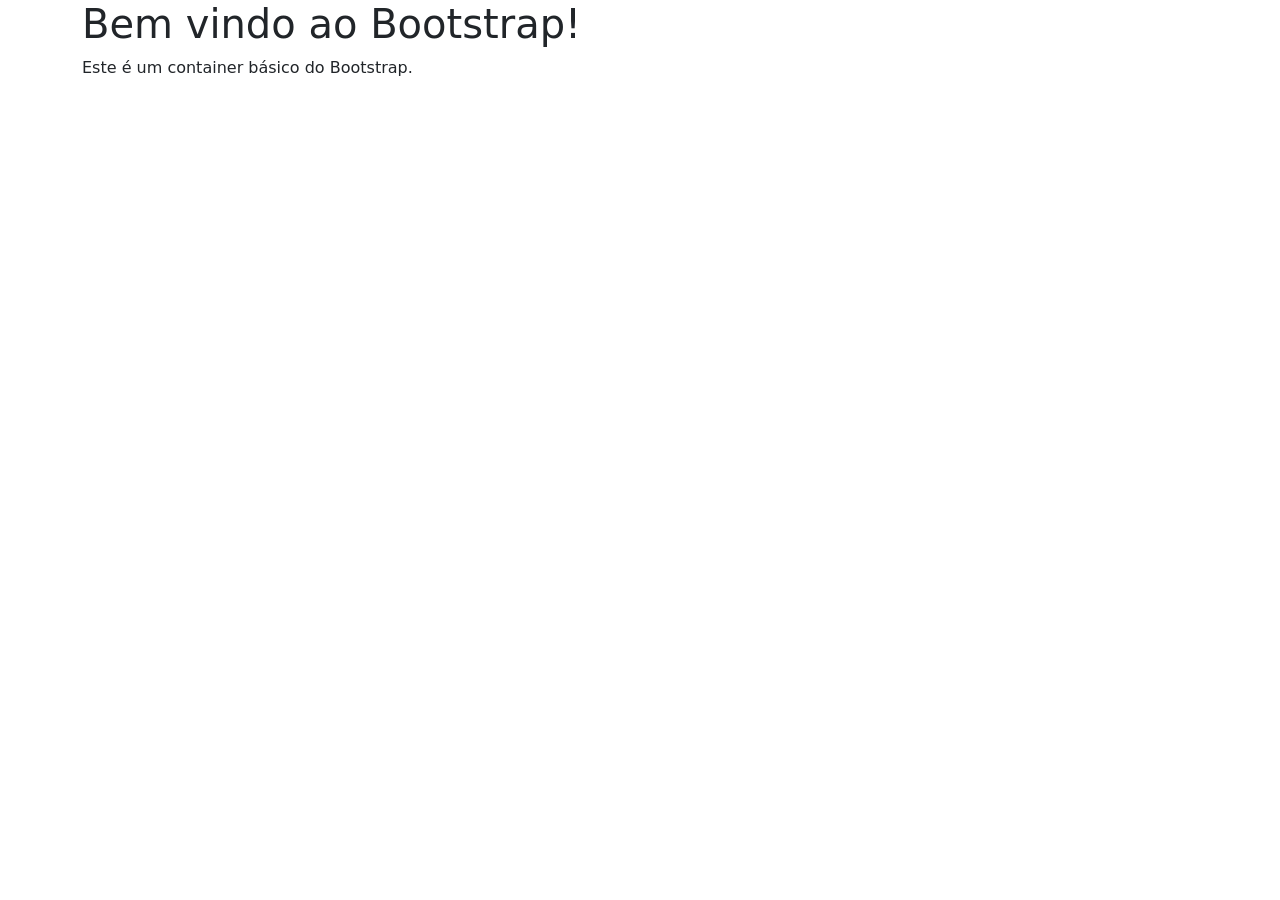
<file: ex1_instalacao-cdn/ex1.html>
<!DOCTYPE html>
<html lang="pt-br">
<head>
    <meta charset="UTF-8">
    <meta name="viewport" content="width=device-width, initial-scale=1.0">
    <title>Introdução ao Bootstrap</title>

    <!-- 1ª Digitação (Aqui) -->
    <link href="https://cdn.jsdelivr.net/npm/bootstrap@5.3.8/dist/css/bootstrap.min.css" rel="stylesheet" integrity="sha384-sRIl4kxILFvY47J16cr9ZwB07vP4J8+LH7qKQnuqkuIAvNWLzeN8tE5YBujZqJLB" crossorigin="anonymous">

</head>
<body>

    <!-- 2ª Digitação (Aqui) -->
    <div class="container">
        <h1>Bem vindo ao Bootstrap!</h1>
        <p>Este é um container básico do Bootstrap.</p>
    </div>
</body>
</html>
</file>
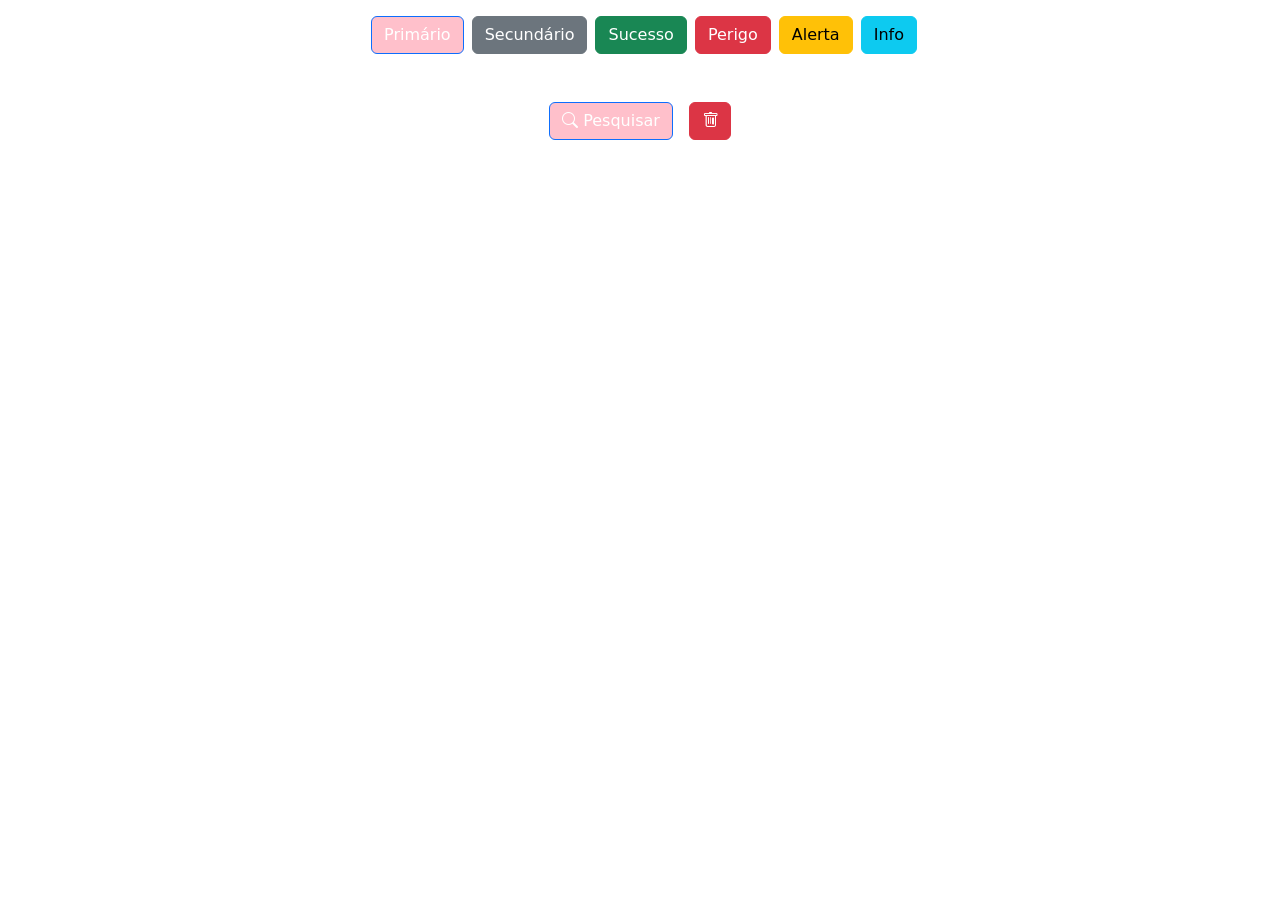
<file: ex3_botoes/ex3.html>
<!DOCTYPE html>
<html lang="pt-br">
<head>
    <meta charset="UTF-8">
    <meta name="viewport" content="width=device-width, initial-scale=1.0">
    <title>Botões Bootstrap</title>

    <!-- Bootstrap CSS -->
    <link href="https://cdn.jsdelivr.net/npm/bootstrap@5.3.0/dist/css/bootstrap.min.css" rel="stylesheet">

    <!-- CSS Personalizado -->
     <link rel="stylesheet" href="style.css">
     
    <!-- Bootstrap ícones -->
    <link rel="stylesheet" href="https://cdn.jsdelivr.net/npm/bootstrap-icons@1.11.3/font/bootstrap-icons.css">

</head>
<body>


    <!-- 1ª Digitação (Aqui) -->
     <div class="container d-flex justify-content-center mt-3">
        <button class="btn btn-primary ms-2">Primário</button>
        <button class="btn btn-secondary ms-2">Secundário</button>
        <button class="btn btn-success ms-2">Sucesso</button>
        <button class="btn btn-danger ms-2">Perigo</button>
        <button class="btn btn-warning ms-2">Alerta</button>
        <button class="btn btn-info ms-2">Info</button>
     </div>

     <div class="container d-flex justify-content-center mt-5">
        <!-- Botão com ícone -->
         <button class="btn btn-primary">
            <i class="bi bi-search"></i> Pesquisar
         </button>

          <!-- Botão com ícone -->
         <button class="btn btn-danger ms-3">
            <i class="bi bi-trash"></i>
         </button>
     </div>
    <script src="https://cdn.jsdelivr.net/npm/bootstrap@5.3.0/dist/js/bootstrap.bundle.min.js"></script>
</body>
</html>
</file>
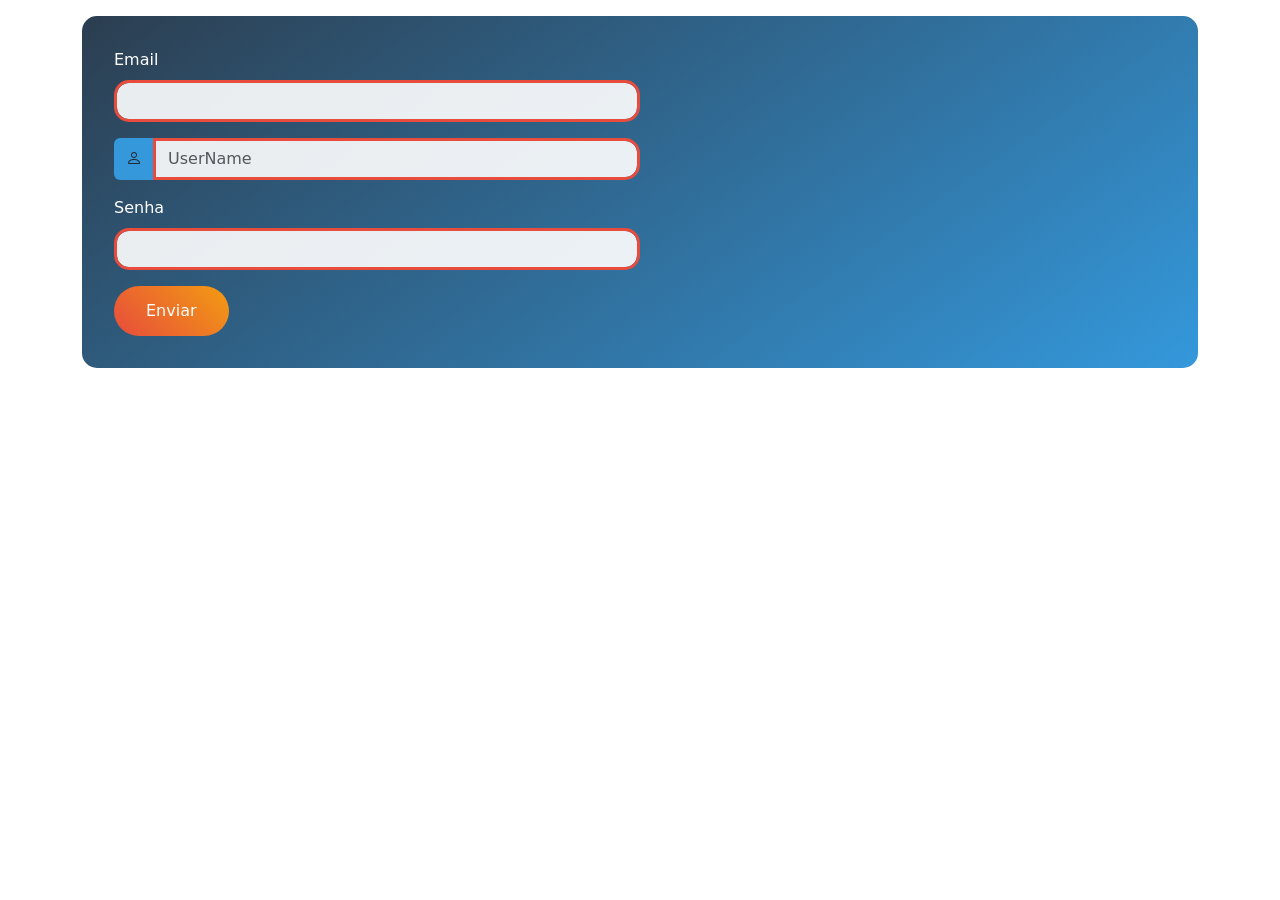
<file: ex4_formulario-sub-css/ex4.html>
<!doctype html>
<html lang="pt-br">
  <head>
    <meta charset="UTF-8" />
    <meta name="viewport" content="width=device-width, initial-scale=1.0" />
    <title>Formulário Bootstrap Customizado</title>

    <!-- Bootstrap CSS -->
    <link
      href="https://cdn.jsdelivr.net/npm/bootstrap@5.3.0/dist/css/bootstrap.min.css"
      rel="stylesheet"
    />

    <!-- Bootstrap ícones -->
    <link
      rel="stylesheet"
      href="https://cdn.jsdelivr.net/npm/bootstrap-icons@1.11.3/font/bootstrap-icons.css"
    />

    <!-- CSS customizado -->
    <link rel="stylesheet" href="styles.css" />
  </head>
  <body>
    <!-- 1ª Digitação (Aqui) -->
    <div class="container mt-3">
        <form class="custom-form">
            <div class="col-sm-6 mb-3" >
                 <label for="email" class="form-label">Email</label>
                 <input type="email" class="form-control custom-input" id="email">
            </div>

            <div class="col-sm-6 mb-3">
                <div class="input-group">
                    <span class="input-group-text custom-icon">
                        <i class="bi bi-person"></i>
                    </span>
                    <input type="text" class="form-control custom-input" placeholder="UserName">
                </div>
            </div>

            <div class="col-sm-6 mb-3">
                <label for="senha" class="form-label">Senha</label>
                <input type="password" class="form-control custom-input" id="senha">
            </div>

            <button type="submit" class="btn btn-primary custom-button">Enviar</button>
        </form>
    </div>

    <script src="https://cdn.jsdelivr.net/npm/bootstrap@5.3.0/dist/js/bootstrap.bundle.min.js"></script>
  </body>
</html>
</file>
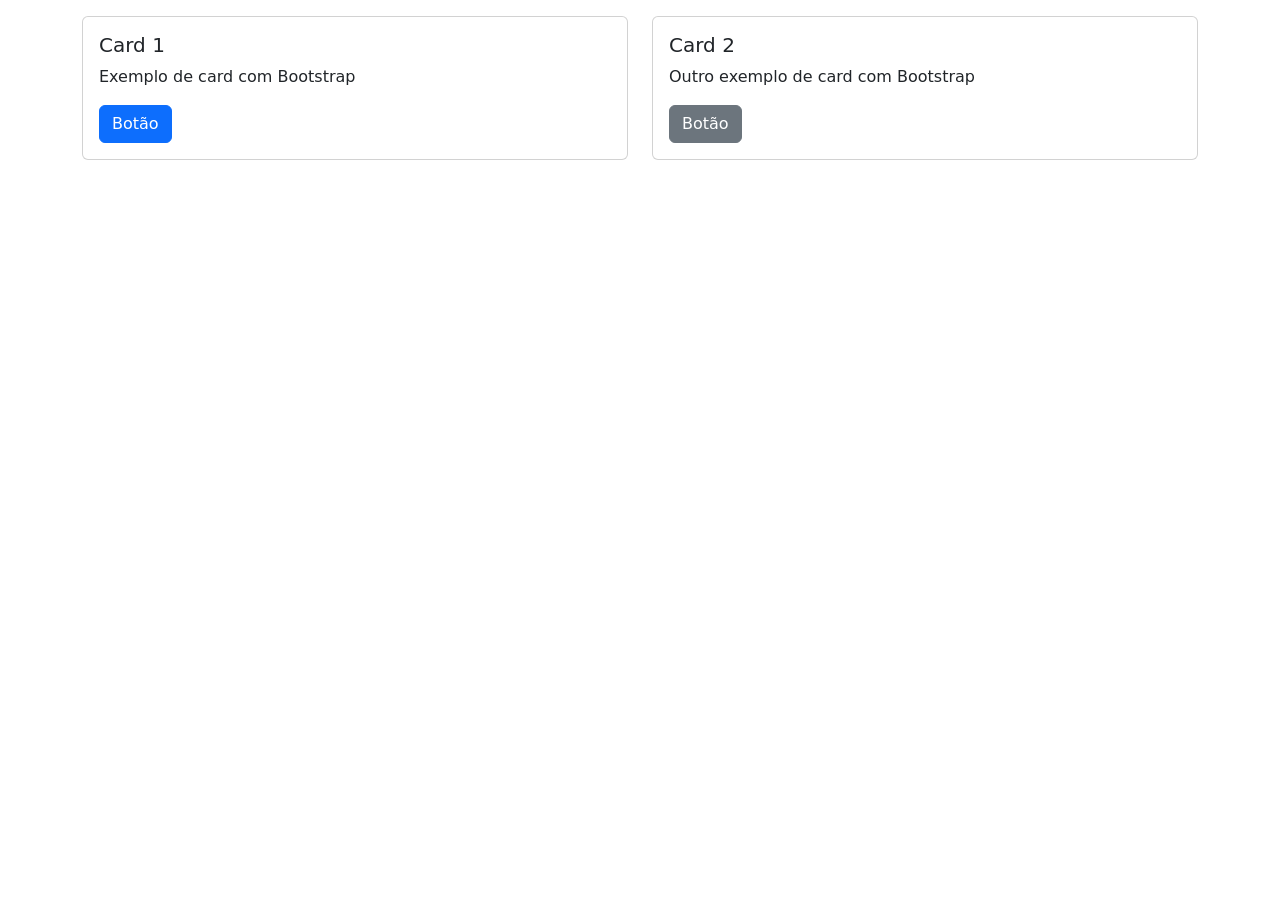
<file: ex5_cards/ex5.html>
<!doctype html>
<html lang="pt-br">
  <head>
    <meta charset="UTF-8" />
    <meta name="viewport" content="width=device-width, initial-scale=1.0" />
    <title>Cards Bootstrap</title>

    <!-- Bootstrap via CDN -->
    <link
      href="https://cdn.jsdelivr.net/npm/bootstrap@5.3.0/dist/css/bootstrap.min.css"
      rel="stylesheet"
    />
  </head>
  <body>
    <!-- 1ª Digitação (Aqui) -->
     <!-- Card 1 -->
    <div class="container mt-3">
      <div class="row">
        <div class="col-sm-6">
          <div class="card">
            <div class="card-body">
              <h5 class="card-title">Card 1</h5>
              <p class="card-text">Exemplo de card com Bootstrap</p>
              <a href="#" class="btn btn-primary">Botão</a>
            </div>
          </div>
        </div>

        <!-- Card 2 -->
        <div class="col-sm-6">
          <div class="card">
            <div class="card-body">
              <h5 class="card-title">Card 2</h5>
              <p class="card-text"> Outro exemplo de card com Bootstrap</p>
              <a href="#" class="btn btn-secondary">Botão</a>
            </div>
          </div>
        </div>
        </div>
      </div>
    </div>
    <script src="https://cdn.jsdelivr.net/npm/bootstrap@5.3.0/dist/js/bootstrap.bundle.min.js"></script>
  </body>
</html>
</file>
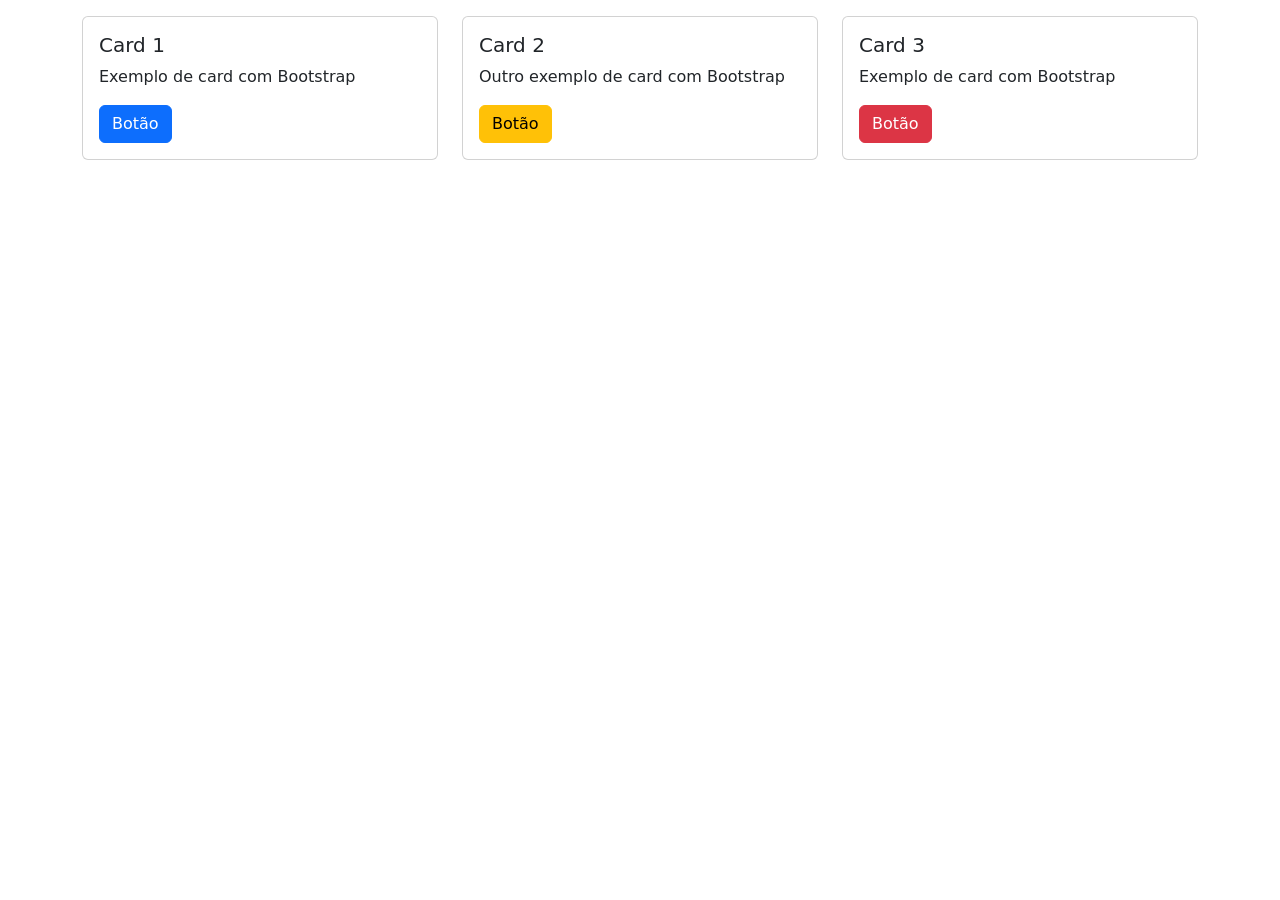
<file: ex5a-al-fazer-grid-(ex)/ex5a.html>
<!-- 1ª Digitação (Resolver exercício aqui) -->
 <!doctype html>
<html lang="pt-br">
  <head>
    <meta charset="UTF-8" />
    <meta name="viewport" content="width=device-width, initial-scale=1.0" />
    <title>Exercício 5a</title>

    <!-- Bootstrap via CDN -->
    <link
      href="https://cdn.jsdelivr.net/npm/bootstrap@5.3.0/dist/css/bootstrap.min.css"
      rel="stylesheet"
    />
  </head>
  <body>
    <!-- 1ª Digitação (Aqui) -->
     <!-- Card 1 -->
    <div class="container mt-3">
      <div class="row">
        <div class="col-sm-4">
          <div class="card">
            <div class="card-body">
              <h5 class="card-title">Card 1</h5>
              <p class="card-text">Exemplo de card com Bootstrap</p>
              <a href="#" class="btn btn-primary">Botão</a>
            </div>
          </div>
        </div>

        <!-- Card 2 -->
        <div class="col-sm-4">
          <div class="card">
            <div class="card-body">
              <h5 class="card-title">Card 2</h5>
              <p class="card-text"> Outro exemplo de card com Bootstrap</p>
              <a href="#" class="btn btn-warning">Botão</a>
            </div>
          </div>
        </div>

        <!-- Card 3 -->
        <div class="col-sm-4">
          <div class="card">
            <div class="card-body">
              <h5 class="card-title">Card 3</h5>
              <p class="card-text">Exemplo de card com Bootstrap</p>
              <a href="#" class="btn btn-danger">Botão</a>
            </div>
          </div>
        </div>
        </div>
      </div>
    <script src="https://cdn.jsdelivr.net/npm/bootstrap@5.3.0/dist/js/bootstrap.bundle.min.js"></script>
  </body>
</html>
</file>
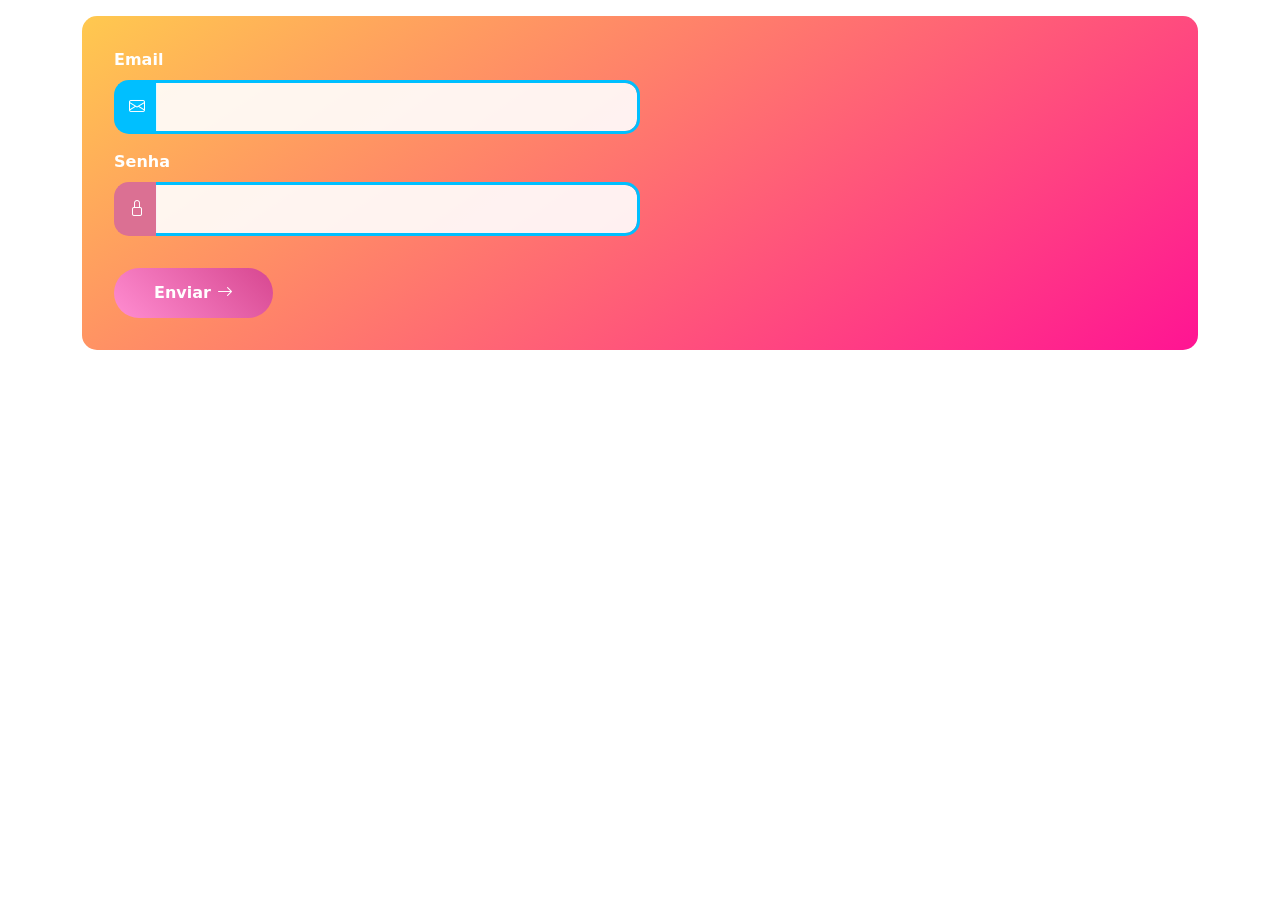
<file: ex5b-al-fazer-formulario-(ex)/ex5b.html>
<!-- 1ª Digitação (Resolver exercício aqui) -->
<!doctype html>
<html lang="pt-br">
  <head>
    <meta charset="UTF-8" />
    <meta name="viewport" content="width=device-width, initial-scale=1.0" />
    <title>Exercício 5b</title>

    <!-- Bootstrap CSS -->
    <link
      href="https://cdn.jsdelivr.net/npm/bootstrap@5.3.0/dist/css/bootstrap.min.css"
      rel="stylesheet"
    />

    <!-- Bootstrap ícones -->
    <link
      rel="stylesheet"
      href="https://cdn.jsdelivr.net/npm/bootstrap-icons@1.11.3/font/bootstrap-icons.css"
    />

    <!-- CSS customizado -->
    <link rel="stylesheet" href="styles.css" />
  </head>
  <body>
    <!-- 1ª Digitação (Aqui) -->
    <div class="container mt-3">
  <form class="custom-form">
    <div class="col-sm-6 mb-3">
      <label for="email" class="form-label">Email</label>
      <div class="input-group">
        <span class="input-group-text custom-icon bg-email">
          <i class="bi bi-envelope text-white"></i>
        </span>
        <input type="email" class="form-control custom-input" id="email" />
      </div>
    </div>

    <div class="col-sm-6 mb-3">
      <label for="senha" class="form-label">Senha</label>
      <div class="input-group">
        <span class="input-group-text custom-icon bg-senha">
          <i class="bi bi-lock text-white"></i>
        </span>
        <input type="password" class="form-control custom-input" id="senha" />
      </div>
    </div>

    <button type="submit" class="btn custom-button">
      Enviar <i class="bi bi-arrow-right"></i>
    </button>
  </form>
</div>
    <script src="https://cdn.jsdelivr.net/npm/bootstrap@5.3.0/dist/js/bootstrap.bundle.min.js"></script>
  </body>
</html>
</file>
<file: ex13_projeto_imovi/css/styles.css>
/* 2ª Digitação (Aqui) */

* {
    font-family: 'Lato', sans-serif;
}

.bg-primary-color {
    background-color: #fff;
}

.bg-secondary-color {
    background-color: #ece8e2;
}

.bg-dark-color {
    background-color: #050505;
}

.primary-color {
    color: #050505;
}

.secondary-color {
    color: #7a7a7a;
}

/* NAVBAR */
#navbar {
    border-bottom: 1px solid #7a7a7a;
}

#navbar a {
    color: #050505;
}

#navbar a:hover {
    color: #7a7a7a;
}

#navbar .active {
    border-bottom: 1px solid #050505;
}

.navbar-brand {
    display: flex;
}

.navbar-brand img {
    width: 40px;
}

.navbar-brand span {
    font-weight: 700;
    font-size: 1.5rem;
    margin-left: 0.5rem;
}

#navbar-items .navbar-nav {
    display: flex;
    justify-content: center;
    width: 100%;
}

#navbar-items .nav-item {
    margin: 0 1em;
}

/* SLIDER */
#slider {
    margin-top: 8em;
    margin-bottom: 1em;
}

#slider .carousel-caption {
    bottom: 3em;
}

#slider .carousel-caption h5 {
    font-size: 2.5em;
    text-shadow: #000 2px 2px;
}

.btn {
    border-radius: 0;
}

#slider .btn {
    padding: 0.3em 0.8em;
    font-size: 1em;
    margin-top: 1em;
}

.carousel-control-prev,
.carousel-control-next {
    opacity: 0.7;
}

.carousel-control-prev i,
.carousel-control-next {
    opacity: 0.7;
}

.carousel-indicators [data-bs-target] {
    background-color: #222;
    opacity: 0.8;
}

.carousel-indicators .active {
    background-color: #000;
}

@media (min-width: 768px) {
    #slider .carousel-caption {
        bottom: 15em;
    }
    #slider .carousel-caption h5 {
        font-size: 4em;
        text-shadow: #000 2px 3px;
    }
    #slider .btn {
        padding: 0.6em 1.6em;
        font-size: 1.2em;
        margin-top: 1em;
    }
    .carousel-indicators {
        bottom: 7em;
    }
}

/* MINI BANNERS */
#mini-banners {
    margin-bottom: 4em;
}

#mini-banners .card {
    padding: 2em 0.3em;
    border-radius: 0;
}

#mini-banners i {
    font-size: 4em;
}

#mini-banners .card-tittle {
    margim-bottom: 1.5em;
}

#mini-banners .btn {
    margim-top: 1.5em;
    padding: 0.6em 1.2em;
}

#mini-banners .card {
    margin-bottom: 1em;
}

@media (min-width: 768px) {
    #mini-banners {
        margin-top: -6em;
    }
}

/* DESTAQUES */
#featured-container {
    margin-bottom: 4em;
}

.tittle {
    font-size: 1.75em;
    margin-bottom: 0.4em;
    position: relative;
}

.tittle:before {
    width: 75px;
    border-top: 4px solid #7a7a7a;
    content: '';
    position: absolute;
    bottom: 2em;
}

#featured-images {
    margin-top: 2em;
}

#featured-images .col-md-4 {
    position: relative;
    cursor: pointer;
}

#featured-images .col-md-4:hover > .banner-content {
    opacity: 0.8;
}

#featured-images .banner-content {
    position: absolute;
    top: 0;
    left: 0;
    height: 100%;
    width: 100%;
    background-color: #fff;
    display: flex;
    align-items: center;
    justify-content: center;
    flex-direction: column;
    opacity: 0.6;
    transition: 0.5s;
}

@media (min-width: 768px) {
    .title {
        font-size: 2.4em;
    }

    .title:before {
        bottom: 1.5em;
    }

    #featured-images .banner-content {
        opacity: 0;
    }
}

/* INFO */
#info-content {
    margin-bottom: 4em;
    padding: 4em 1em;
}

#info-numbers {
    margin-bottom: 4em;
    padding: 4em 1em;
}

#info-banner {
    align-items: center;
    display: flex;
    margin-bottom: 2.5em;
}

#info-numbers h3 {
    font-size: 3em;
}

@media (min-width: 768px) {
    #info-content {
        padding: 3.5em;
    }
}

/* FOOTER TOP */
#footer {
    padding: 3em 2em;
}

#footer-top {
    margin-bottom: 2em;
}

#footer-top,
#footer-top i {
    color: #fff;
}

#social-icons {
    text-align: right;
}

#social-icons i {
    margin-right: 1em;
    font-size: 1.5em;
    cursor: pointer;
}

#social-icons i:hover {
    color: #7a7a7a;
}

/* FOOTER DETAILS */
#footer-details {
    margin-bottom: 3em;
}

#news-container,
#contact-container,
#links-container {
    padding: 0;
    border: 0;
    margim-bottom: 2em;
}

#footer-details h4 {
    color: #fff;
    margin-bottom: 1.5em;
}

#news-container input {
    border-radius: 0;
    border: none;
}

#links-container li {
    margin-bottom: 0.5em;
}

#links-container a {
    text-decoration: none;
}

#links-container a:hover {
    color: #fff;
}

/* FOOTER BOTTOM */
#footer-bottom {
    border-top: 1px solid #7a7a7a;
    padding-top: 2em;
}

#footer-bottom i {
    color: #e61e10;
}

@media (min-width: 768px) {
    #news-container {
        padding-right: 2em;
    }

    #contact-container {
        padding: 0 2em;
        border-left: 1px solid #7a7a7a;
        border-right: 1px solid #7a7a7a;
    }

    #links-container {
        padding-left: 2em;
    }
}
</file>
<file: ex11_projeto_art/Art_(Alunos)/css/styles.css>
/* ESTILOS GERAIS */
* {
    color: #25282e;
}

a, i {
    transition: .5s;
    text-decoration: none;
}

.secondary-color {
    color: #555;
}

.center-image {
    background-size: cover;
    background-position: center;
}

.btn {
    text-decoration: none;
    background-color: #25282e;
    color: #fff;
    padding: 7px 18px;
    border-radius: 0;
}

.btn:hover {
    background-color: #333;
    color: #fff;
}

/* HEADER*/
#header {
    text-align: center;
    padding: 20px;
    border-bottom: 1px solid #ccc;
}

#header p{
    margin-bottom: 0;
}

#logo-container {
    display: flex;
    justify-content: center;
}

#logo {
    width: 40px;
    margin-right: 15px;
}

/* NAVBAR */
#navbar {
    padding: 10px;
    margin: 10px auto;
}

#navbar a {
    width: 80px;
    color: #444;
}

#navbar a:hover {
    color: #c1b696;
}

/* MAIN IMAGE */
.main-image {
    height: 400px;
    background-image: url('../img/g_1.jpg');
    margin-bottom: 30px;
    position: relative;
}

.main-image-info{
    background-color: #fff;
    padding: 25px;
    position: absolute;
    left: 25px;
    bottom: 25px;
}

/* GALLERY */
#img-2 {
    background-image: url('../img/g_2.jpg');
}

#img-3 {
    background-image: url('../img/g_3.jpg');
}

#img-4 {
    background-image: url('../img/g_4.jpg');
}

#img-5 {
    background-image: url('../img/g_5.jpg');
}

#img-6 {
    background-image: url('../img/g_6.jpg');
}

#gallery-container h1 {
    text-align: center;
}

#gallery-container h1,
#gallery-container .col-md-6,
#gallery-container .col-xs-12 {
    margin-bottom: 50px;
}

.small-image-container {
    height: 250px;
    margin-bottom: 20px;
}

/* FOOTER */
footer {
    border-top: 1px solid #ccc;
    height: 250px;
    padding: 30px;
}

footer i {
    font-size: 20px;
}

#social-icons-container {
    padding: 25px;
}

#social-icons-container div {
    text-align: center;
}

footer p {
    text-align: center;
    margin: 20px;
}

a:hover i {
    color: #c1b696;
}
</file>
<file: ex12_projeto-perfectwatch/PerfectWatch (Completo)/PerfectWatch (Completo)/css/styles.css>
/* Define uma fonte padrão para todos os elementos */
* {
 font-family: 'Montserrat', sans-serif;
}

/* Estilos gerais para o corpo da página */
body {
    background-color: #252525; /* Cor de fundo do corpo */
    color: #FFF; /* Cor do texto */
}

/* Classes para diferentes cores de fundo */
.primary-bg-color {
    background-color: #252525;
}
.destaque {
    background-color: #0D0D0D;
}
.secondary-bg-color {
    background-color: #976DF2;
}
.light-bg-color {
    background-color: #FCF5EB;
}
.dark-bg-color {
    background-color: #0D0D0D;
}

/* Classes para diferentes cores de texto */
.primary-color {
    color: #976DF2;
}
.secondary-color {
    color: #F2F2F2;
}
.light-color {
    color: #FCF5EB;
}


/* Estilos para a barra de navegação (navbar) */

/* Ajusta a direção e alinhamento dos itens da barra de navegação */
#navbar .navbar-nav {
    flex-direction: row;
    justify-content: flex-end;
}

/* Define margem à esquerda para os itens da barra de navegação */
#navbar .navbar-nav li {
    margin-left: 1em;
}

/* Define a cor do texto e links na barra de navegação */
#navbar a,
#navbar button {
    color: #FFF;
}

/* Ajusta a posição dos itens da barra de navegação */
#navbar li {
    position: relative;
}

/* Define estilo para ícones na barra de navegação */
#navbar i {
    font-size: 20px;
}

/* Define estilo de cor quando o mouse passa sobre os ícones */
#navbar i:hover {
    color: #976DF2;
}

/* Define estilo para caixa com número (ex: quantidade de itens) */
#navbar span {
    position: absolute;
    top: -8px;
    right: -8px;
    width: 20px;
    height: 20px;
    border-radius: 50%;
    background-color: #EF3636;
    text-align: center;
}

/* Posiciona a caixa com número no item de sacola de compras */
#bag-item span {
    left: 20px;
}

/* Estilos para a marca/logo na barra de navegação */
.navbar-brand {
    font-weight: 700;
    width: 100%;
    text-align: center;
}

/* Estilo de hover para links 'sobre' */
.sobre a:hover {
    color: #0D0D0D !important; /* Importante para sobrepor outros estilos */
}

/* Ajusta estilo quando a largura da tela é maior do que 768px */
@media(min-width: 768px) {
    .navbar-brand {
        text-align: left;
    }
}

/* Ajusta o espaçamento entre itens da barra de navegação */
#navbar-items {
    justify-content: space-between;
}

/* Ajusta espaçamento quando a largura da tela é maior que 768px */
@media(min-width: 768px) {
    #navbar-items {
        display: flex;
        min-width: 80%;
    }
}

/* Estilos para formulários de busca e newsletter */
#search-form,
#news-form {
    width: 100%;
    margin: 2em 0;
}

/* Ajusta largura e margem quando a largura da tela é maior que 768px */
@media(min-width: 768px) {
    #search-form,
    #news-form {
        width: 50%;
        margin: 0;
    }
}

/* Estilos para campos de input em formulários */
#search-form,
#news-form {
    border: 2px solid #F2F2F2;
    border-radius: 3px;
    padding: 5px 15px;
}

/* Estilos para campos de input em formulários */
#search-form input,
#news-form input {
    background-color: transparent;
    border: none;
    color: #FFF;
}

/* Estilos para campos de input quando focados */
#search-form input:focus,
#news-form input:focus {
    box-shadow: none;
}

/* Estilos para placeholders em campos de input */
#search-form input::placeholder,
#news-form input::placeholder {
    color: #FFF;
}


/* Estilos para a barra de navegação inferior (bottom-navbar) */

/* Ajusta a posição dos itens na barra de navegação inferior */
#bottom-navbar-container .container {
    justify-content: flex-end;
}

/* Define cor do texto e links na barra de navegação inferior */
#bottom-navbar-container a {
    color: #FFF;
    font-weight: 600;
}

/* Define tamnho do ícone do botão para mostrar/esconder o menu */
.navbar-toggler {
    font-size: 1.5em;
}
/* BANNERS */
#banners-container {
  padding: 0;
}

.carousel-caption {
  bottom: 5em;
  padding: 1em;
  left: 12%;
  right: 12%;
}

.carousel-caption h5 {
  font-size: 1.8em;
}

@media(min-width: 768px) {
  #slider .carousel-item,
  #slider img {
    height: 600px;
  }

  .carousel-caption {
    left: 23%;
    right: 23%;
  }

  .carousel-caption h5 {
    font-size: 4em;
  }
}

/* MINI BANNERS */
#mini-banners {
  margin-top: -3em;
  z-index: 10;
}

#mini-banners .col-12 {
  z-index: 1;
  height: 300px;
  padding: 1.5em;
  position: relative;
  display: flex;
  flex-direction: column;
  justify-content: space-between;
}

@media(min-width: 768px) {
  #mini-banners .col-12 {
    max-width: 30%;
  }

  #mini-banners .col-12 h2 {
    font-size: 2.2em;
  }
}

#mini-banners .col-12 h2 {
  text-transform: uppercase;
  max-width: 50px;
  font-size: 1.3em;
  font-weight: 700;
  line-height: 1em;
}

#mini-banners .col-12 img {
  height: 220px;
  position: absolute;
  right: 1em;
  bottom: 1em;
}

#mini-banners .col-12 a {
  font-weight: bold;
  color: #FFF;
  font-size: 0.8em;
  transition: .5s;
}

#mini-banners .col-12 a:hover {
  color: #0D0D0D;
}

#mini-banners #mini-banner-1 a:hover {
  color: #976DF2;
}

#mini-banners #mini-banner-3 a {
  color: #0D0D0D;
}

#mini-banners #mini-banner-3 a:hover {
  color: #976DF2;
}

/* BEST SELLERS */
.card-img-top {
  height: 200px;
  object-fit: cover;
}

#best-sellers {
  padding: 4em 0;
}

#best-sellers .row {
  margin: 0;
}

#best-sellers .col-md-3 {
  padding: 0;
}

.title {
  text-transform: uppercase;
  font-weight: 900;
  font-size: 2.5em;
  margin-bottom: 1em;
  text-align: center;
}

@media(min-width: 768px) {
  .title {
    text-align: left;
  }
}

.original-price {
  font-size: 18px;
  color: #F2F2F2;
  text-decoration: line-through;
  margin-right: 10px;
}

.discount-price {
  font-size: 24px;
  color: #976DF2;
}

.card {
  text-align: center;
  border-radius: 0;
}

.card img {
  width: 140px;
  margin: 2em auto;
}

.card .card-category {
  font-size: .8em;
}

.card .card-text {
  margin: 2em 0;
  font-weight: bold;
}

.btn {
  background-color: transparent;
  border-color: #976DF2;
}

.btn:hover {
  background-color: #976DF2;
  border-color: #976DF2;
}

/* BOTTOM BANNER */
#bottom-banner {
  background-color: #0D0D0D;
  padding: 6em;
  margin-bottom: 4em;
  text-align: center;
}

#bottom-banner .offer-subtitle,
#bottom-banner h2 {
  text-transform: uppercase;
  font-weight: bold;
}

#bottom-banner .btn {
  margin: 2em;
  font-weight: bold;
  padding: 1em;
}

#bottom-banner img {
  max-width: 175px;
}

@media(min-width: 768px) {
  #bottom-banner h2 {
    font-size: 5em;
  }
}

/* NEW PRODUCTS */
#new-products {
  margin-bottom: 5rem;
}

#new-products-banner {
  display: flex;
  flex-direction: column;
  justify-content: center;
  align-items: center;
  background-color: #0D0D0D;
}

#new-products-banner h3 {
  text-transform: uppercase;
  font-weight: bold;
  margin-bottom: 1rem;
  font-size: 2rem;
}

#new-products .col-md-4 {
  padding: 0;
}

#new-products .card img {
  height: 150px;
  width: 90px;
  margin: 2em auto;
}

/* GALLERY */
#gallery .image-container {
  background-size: cover;
  background-position: center;
  height: 225px;
  cursor: pointer;
  transition: .5s;
  border: 3px solid #0D0D0D;
}

#gallery .image-container:hover {
  border-color: #976DF2;
}

#insta1 { background-image: url('../img/insta1.jpg'); }
#insta2 { background-image: url('../img/insta2.jpg'); }
#insta3 { background-image: url('../img/insta3.jpg'); }
#insta4 { background-image: url('../img/insta4.jpg'); }
#insta5 { background-image: url('../img/insta5.jpg'); }
#insta6 { background-image: url('../img/insta6.jpg'); }

/* FOOTER */
#footer-links-container {
  border-bottom: 1px solid #F2F2F2;
}

#footer .footer-column {
  padding: 2em;
  display: flex;
  flex-direction: column;
  align-items: center;
  justify-content: center;
  text-align: center;
}

@media(min-width: 795px) {
  #footer .footer-column {
    padding: 5em 2em;
  }
}

#footer-links-container h3 {
  margin-bottom: 25px;
  text-transform: uppercase;
}

#footer-links-container li {
  font-size: .8em;
  text-align: center;
}

#footer-links-container a {
  text-decoration: none;
}

#footer-links-container li a:hover {
  color: #976DF2;
}

#footer-center {
  border-left: 1px solid #F2F2F2;
  border-right: 1px solid #F2F2F2;
}

#footer-center h3 {
  font-weight: 900;
}

#footer-center .store-phone {
  color: #976DF2;
  font-weight: bold;
  font-size: 2em;
  margin-top: -15px;
}

/* NEWSLETTER */
#newsletter-container {
  background-color: #0D0D0D;
  border-bottom: 1px solid #F2F2F2;
  text-align: center;
  padding: 20px;
}

#news-form {
  max-width: 600px;
  margin: 15px auto;
}

#news-form i {
  font-size: 1.5em;
}

#news-form .btn {
  color: #FFF;
}

#social-container {
  margin: 20px auto;
}

#social-container i {
  font-size: 1.5em;
  margin: 10px;
  cursor: pointer;
  color: #F2F2F2;
  transition: .3s;
}

#social-container i:hover {
  color: #976DF2;
}

/* COPY */
#copy-container {
  text-align: center;
  padding: 30px;
}
</file>
<file: ex3_botoes/style.css>
.btn-primary {
    background-color: pink;
}
</file>
<file: ex4_formulario-sub-css/styles.css>
/* 2ª Digitação (Aqui) */
/* Formu~lários e inputs */
.custom-form {
    background: linear-gradient(145deg,#2c3e50, #3498db);
    padding: 2rem;
    border-radius: 15px;
}

.form-label {
    color: #fff;
}

.custom-icon {
   background-color: #3498db; 
   border: #3498db;
}

.form-control.custom-input {
    border: 3px solid #e74c3c;
    border-radius: 15px;
    background-color: rgba(255,255,255,0.9);
}

.form-control.custom-input:focus {
    border-color: #2ecc71;
    transform: scale(1.02);
}

.input-group {
    width: 100%;
}

.btn.btn-primary.custom-button {
    background: linear-gradient(45deg, #e74c3c, #f39c12);
    padding: 0.8rem 2rem;
    border-radius: 50px;
    border: none;
}

.btn.btn-primary.custom-button:hover {
    transform: translateY(-5px);
    box-shadow: 0 10px 20px rgba(231, 76, 60, 0.4);
}
</file>
<file: ex5b-al-fazer-formulario-(ex)/styles.css>
/* Container Principal */
.custom-form {
    background: linear-gradient(145deg, #FFC94F, #FF1493);
    padding: 2rem;
    border-radius: 15px;
}

.form-label {
    color: #fff;
    font-weight: bold;
}

/* --- ESTILO DOS ÍCONES --- */
.custom-icon {
    border: 3px solid #00BFFF !important;
    border-right: none !important;
    border-radius: 15px 0 0 15px !important;
    padding: 0.75rem;
}

/* Cor específica do fundo do ícone de Email (Azul) */
.bg-email {
    background-color: #00BFFF !important;
}

/* Cor específica do fundo do ícone de Senha (Rosa) */
.bg-senha {
    background-color: #DB7093 !important;
    border-color: #DB7093 !important; /* Muda a borda para combinar */
}

/* --- ESTILO DOS INPUTS --- */
.custom-input {
    border: 3px solid #00BFFF !important;
    border-left: none !important;
    border-radius: 0 15px 15px 0 !important;
    background-color: rgba(255, 255, 255, 0.9) !important;
}

/* Efeito ao clicar no input */
.custom-input:focus {
    border-color: #FF1493 !important;
    box-shadow: none !important;
    background-color: #fff !important;
}

/* --- ESTILO DO BOTÃO ENVIAR --- */
.custom-button {
    background: linear-gradient(45deg, #ff8dd1, #d74790) !important;
    color: white !important;
    border: none !important;
    padding: 0.8rem 2.5rem !important;
    border-radius: 50px !important;
    font-weight: bold !important;
    margin-top: 1rem;
    transition: all 0.3s ease-in-out;
}

.custom-button:hover {
    transform: translateY(-3px);
    box-shadow: 0 8px 15px rgba(215, 71, 144, 0.4);
    filter: brightness(1.1);
}
</file>
